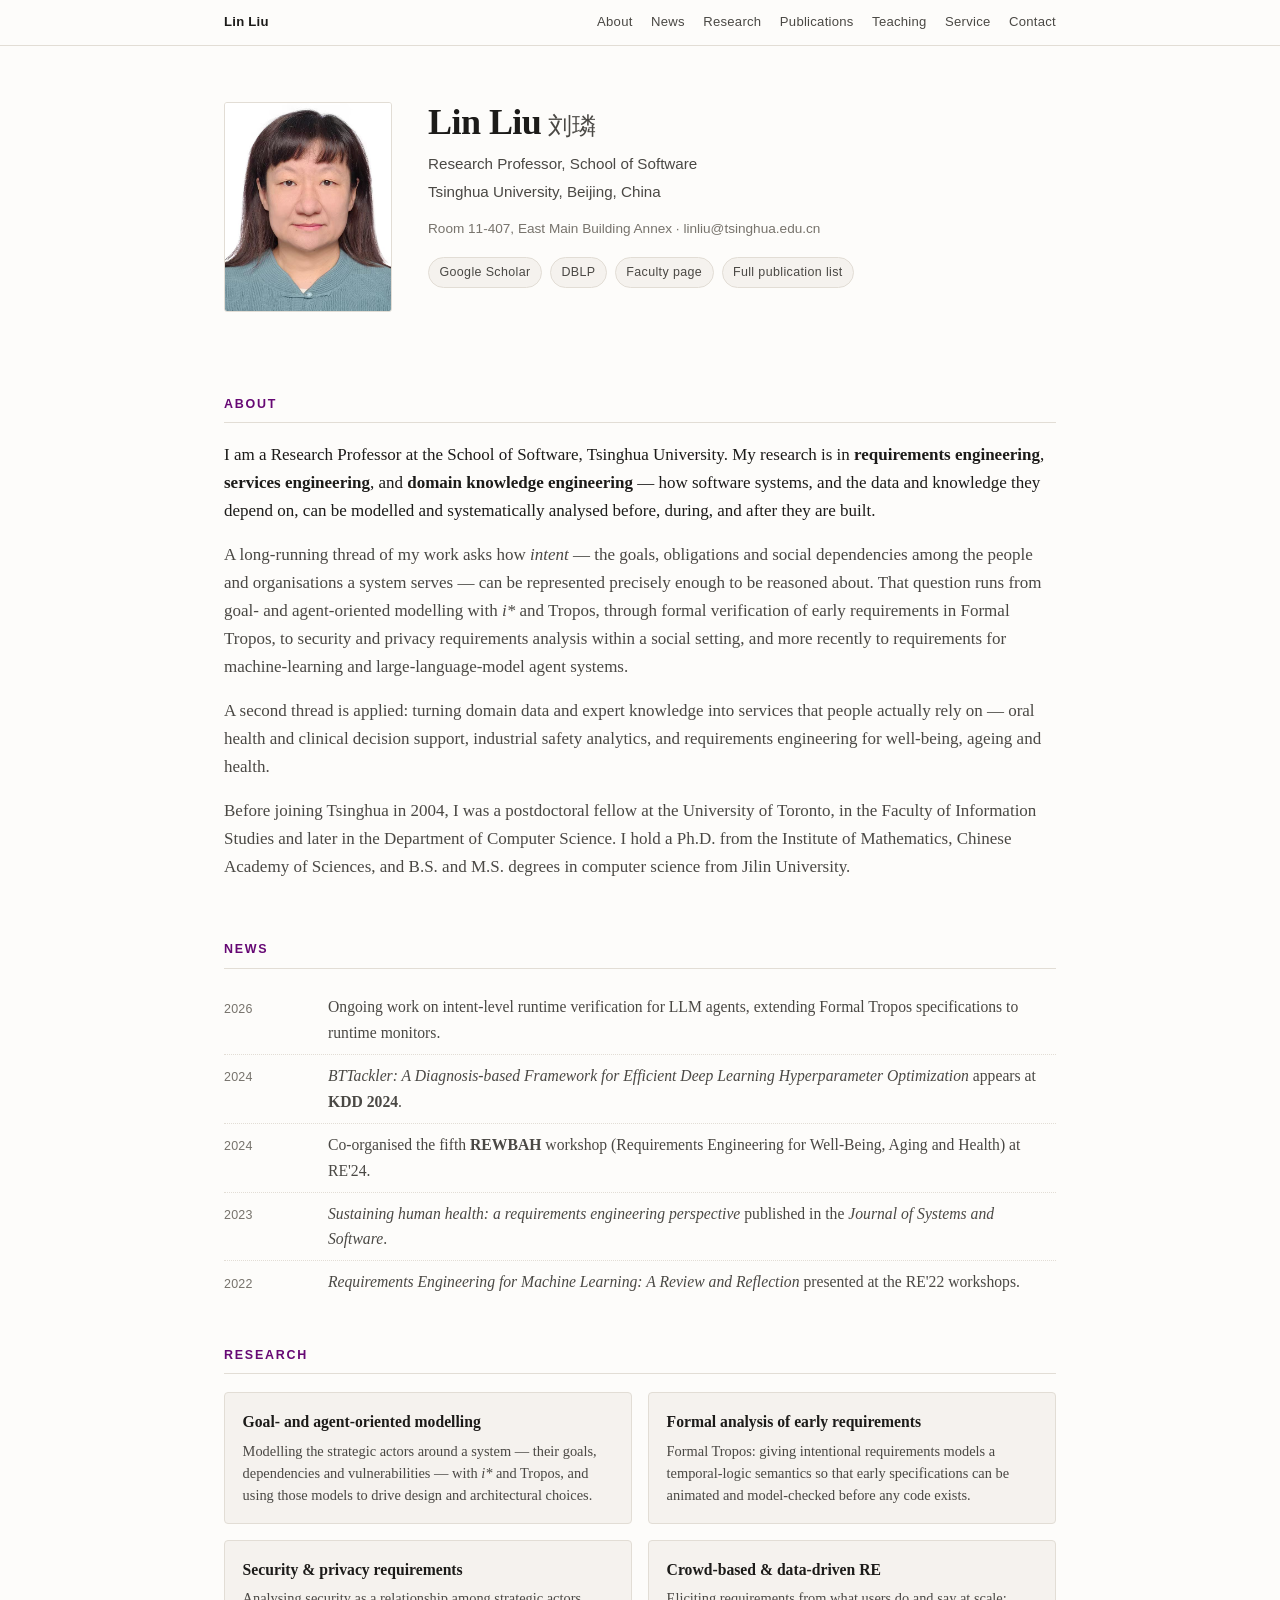
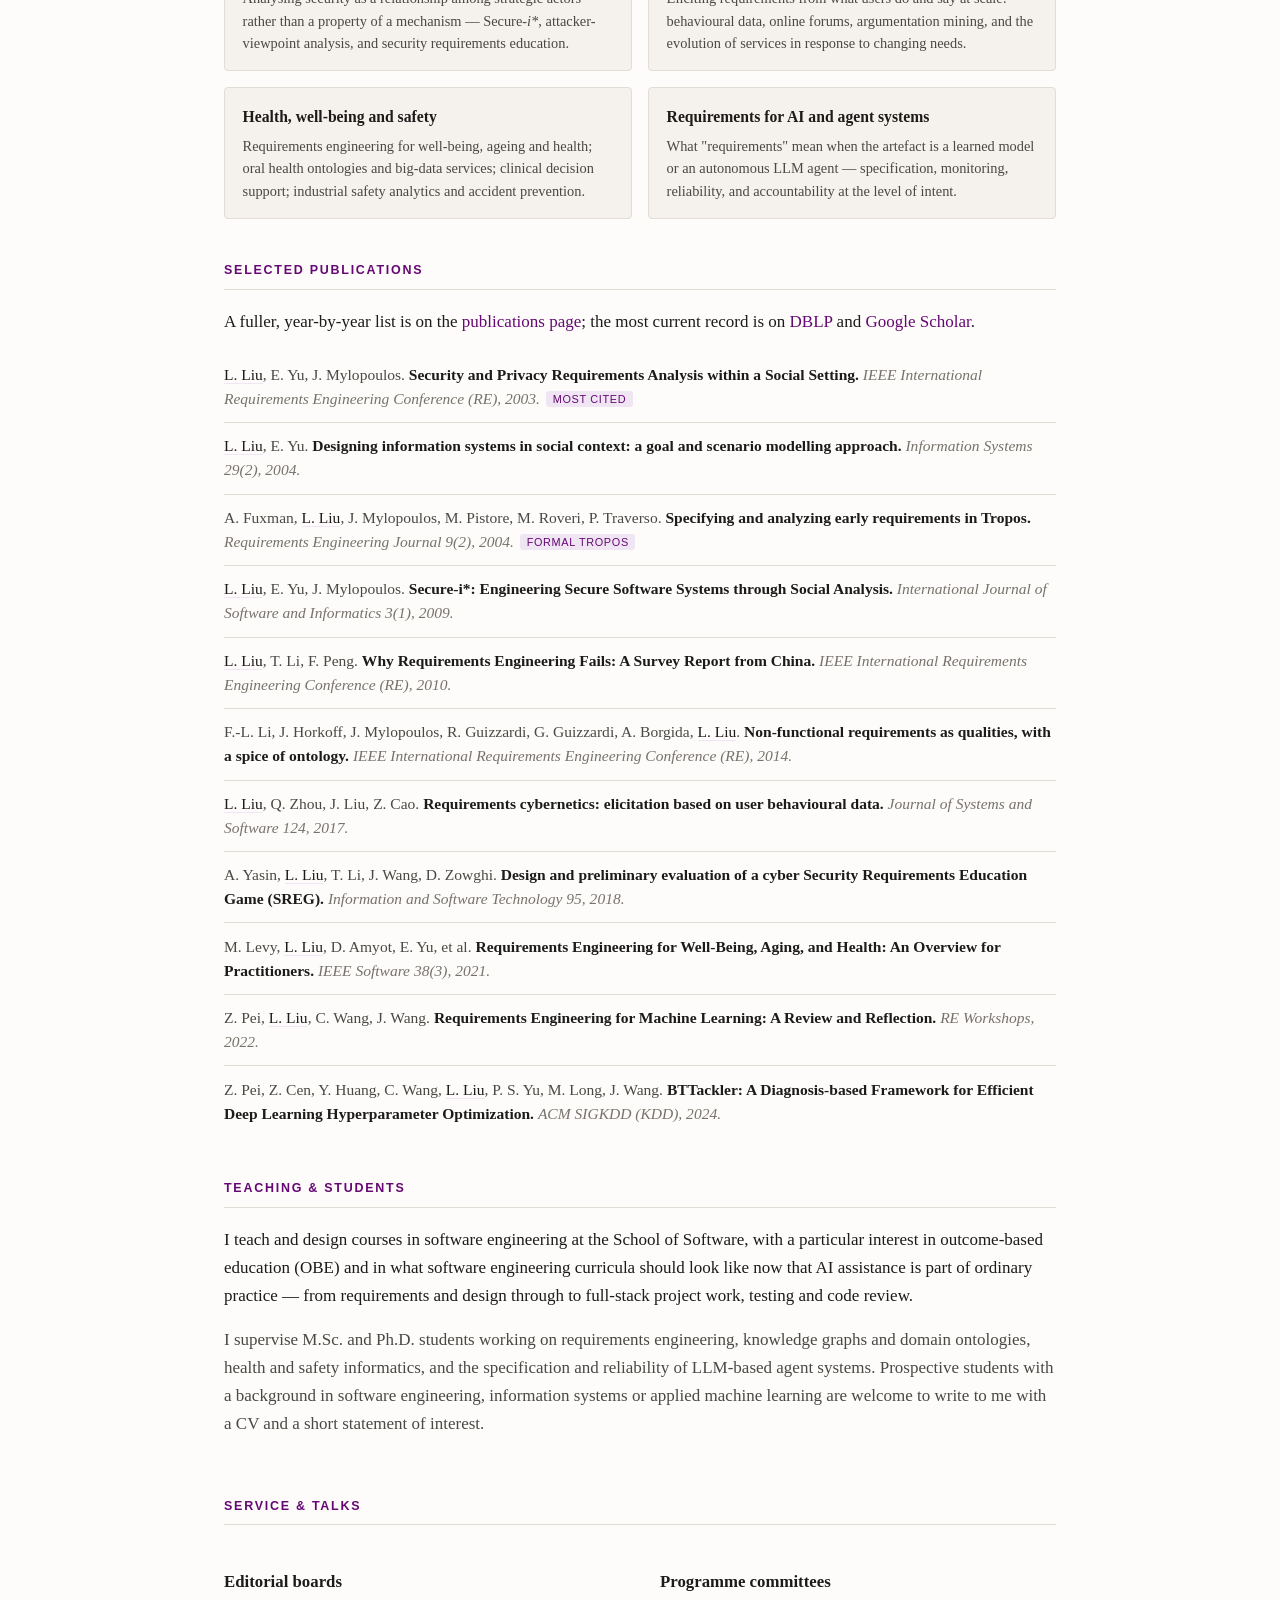
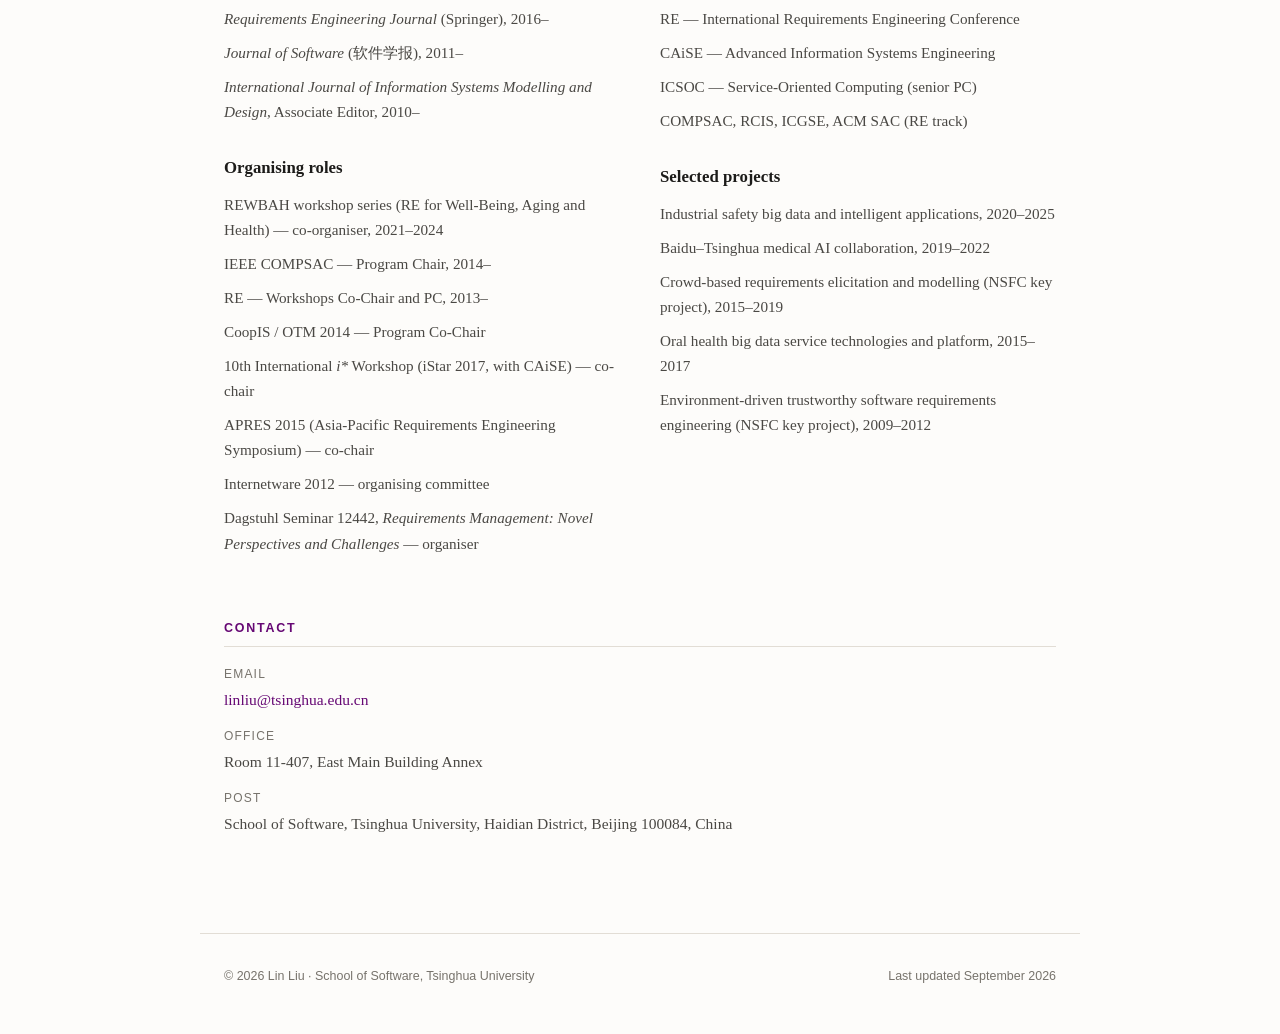
<file: index.html>
<!DOCTYPE html>
<html lang="en">
<head>
<meta charset="utf-8">
<meta name="viewport" content="width=device-width, initial-scale=1">
<title>Lin Liu — School of Software, Tsinghua University</title>
<meta name="description" content="Lin Liu is a Research Professor at the School of Software, Tsinghua University, working on requirements engineering, services engineering, and domain knowledge engineering.">
<meta property="og:title" content="Lin Liu — School of Software, Tsinghua University">
<meta property="og:description" content="Requirements engineering, services engineering, and domain knowledge engineering.">
<meta property="og:type" content="profile">
<link rel="stylesheet" href="style.css">
<link rel="icon" href="data:image/svg+xml,<svg xmlns='http://www.w3.org/2000/svg' viewBox='0 0 32 32'><text y='26' font-size='26' font-family='Georgia,serif'>刘</text></svg>">
</head>
<body>

<nav class="nav">
  <div class="nav-inner">
    <span class="nav-name">Lin Liu</span>
    <a href="#about">About</a>
    <a href="#news">News</a>
    <a href="#research">Research</a>
    <a href="#publications">Publications</a>
    <a href="#teaching">Teaching</a>
    <a href="#service">Service</a>
    <a href="#contact">Contact</a>
  </div>
</nav>

<div class="wrap">

  <header class="masthead">
    <img class="portrait" src="assets/LinLiu.jpg" alt="Lin Liu">
    <div>
      <h1>Lin Liu<span class="zh">刘璘</span></h1>
      <p class="title">Research Professor, School of Software</p>
      <p class="affil">Tsinghua University, Beijing, China</p>
      <p class="meta">Room 11-407, East Main Building Annex · linliu@tsinghua.edu.cn</p>
      <div class="links">
        <a href="https://scholar.google.com/citations?user=0-SZSzgAAAAJ">Google Scholar</a>
        <a href="https://dblp.org/pers/hd/l/Liu_0001:Lin">DBLP</a>
        <a href="https://www.thss.tsinghua.edu.cn/en/faculty/linliu.htm">Faculty page</a>
        <a href="publications.html">Full publication list</a>
      </div>
    </div>
  </header>

  <section id="about">
    <h2>About</h2>
    <p>I am a Research Professor at the School of Software, Tsinghua University. My research is in
    <strong>requirements engineering</strong>, <strong>services engineering</strong>, and
    <strong>domain knowledge engineering</strong> — how software systems, and the data and knowledge
    they depend on, can be modelled and systematically analysed before, during, and after they are built.</p>

    <p>A long-running thread of my work asks how <em>intent</em> — the goals, obligations and social
    dependencies among the people and organisations a system serves — can be represented precisely enough
    to be reasoned about. That question runs from goal- and agent-oriented modelling with
    <em>i*</em> and Tropos, through formal verification of early requirements in Formal Tropos, to
    security and privacy requirements analysis within a social setting, and more recently to
    requirements for machine-learning and large-language-model agent systems.</p>

    <p>A second thread is applied: turning domain data and expert knowledge into services that people
    actually rely on — oral health and clinical decision support, industrial safety analytics, and
    requirements engineering for well-being, ageing and health.</p>

    <p>Before joining Tsinghua in 2004, I was a postdoctoral fellow at the University of Toronto, in the
    Faculty of Information Studies and later in the Department of Computer Science. I hold a Ph.D. from
    the Institute of Mathematics, Chinese Academy of Sciences, and B.S. and M.S. degrees in computer
    science from Jilin University.</p>
  </section>

  <section id="news">
    <h2>News</h2>
    <ul class="news">
      <li><span class="date">2026</span><span class="item">Ongoing work on intent-level runtime verification for LLM agents, extending Formal Tropos specifications to runtime monitors.</span></li>
      <li><span class="date">2024</span><span class="item"><em>BTTackler: A Diagnosis-based Framework for Efficient Deep Learning Hyperparameter Optimization</em> appears at <strong>KDD 2024</strong>.</span></li>
      <li><span class="date">2024</span><span class="item">Co-organised the fifth <strong>REWBAH</strong> workshop (Requirements Engineering for Well-Being, Aging and Health) at RE'24.</span></li>
      <li><span class="date">2023</span><span class="item"><em>Sustaining human health: a requirements engineering perspective</em> published in the <em>Journal of Systems and Software</em>.</span></li>
      <li><span class="date">2022</span><span class="item"><em>Requirements Engineering for Machine Learning: A Review and Reflection</em> presented at the RE'22 workshops.</span></li>
    </ul>
  </section>

  <section id="research">
    <h2>Research</h2>
    <div class="themes">
      <div class="theme">
        <h3>Goal- and agent-oriented modelling</h3>
        <p>Modelling the strategic actors around a system — their goals, dependencies and vulnerabilities —
        with <em>i*</em> and Tropos, and using those models to drive design and architectural choices.</p>
      </div>
      <div class="theme">
        <h3>Formal analysis of early requirements</h3>
        <p>Formal Tropos: giving intentional requirements models a temporal-logic semantics so that early
        specifications can be animated and model-checked before any code exists.</p>
      </div>
      <div class="theme">
        <h3>Security &amp; privacy requirements</h3>
        <p>Analysing security as a relationship among strategic actors rather than a property of a
        mechanism — Secure-<em>i*</em>, attacker-viewpoint analysis, and security requirements education.</p>
      </div>
      <div class="theme">
        <h3>Crowd-based &amp; data-driven RE</h3>
        <p>Eliciting requirements from what users do and say at scale: behavioural data, online forums,
        argumentation mining, and the evolution of services in response to changing needs.</p>
      </div>
      <div class="theme">
        <h3>Health, well-being and safety</h3>
        <p>Requirements engineering for well-being, ageing and health; oral health ontologies and big-data
        services; clinical decision support; industrial safety analytics and accident prevention.</p>
      </div>
      <div class="theme">
        <h3>Requirements for AI and agent systems</h3>
        <p>What "requirements" mean when the artefact is a learned model or an autonomous LLM agent —
        specification, monitoring, reliability, and accountability at the level of intent.</p>
      </div>
    </div>
  </section>

  <section id="publications">
    <h2>Selected publications</h2>
    <p>A fuller, year-by-year list is on the <a href="publications.html">publications page</a>;
    the most current record is on <a href="https://dblp.org/pers/hd/l/Liu_0001:Lin">DBLP</a> and
    <a href="https://scholar.google.com/citations?user=0-SZSzgAAAAJ">Google Scholar</a>.</p>
    <ul class="pubs">
      <li><span class="a"><span class="me">L. Liu</span>, E. Yu, J. Mylopoulos.</span>
        <span class="t">Security and Privacy Requirements Analysis within a Social Setting.</span>
        <span class="v">IEEE International Requirements Engineering Conference (RE), 2003.</span><span class="tag">most cited</span></li>
      <li><span class="a"><span class="me">L. Liu</span>, E. Yu.</span>
        <span class="t">Designing information systems in social context: a goal and scenario modelling approach.</span>
        <span class="v">Information Systems 29(2), 2004.</span></li>
      <li><span class="a">A. Fuxman, <span class="me">L. Liu</span>, J. Mylopoulos, M. Pistore, M. Roveri, P. Traverso.</span>
        <span class="t">Specifying and analyzing early requirements in Tropos.</span>
        <span class="v">Requirements Engineering Journal 9(2), 2004.</span><span class="tag">Formal Tropos</span></li>
      <li><span class="a"><span class="me">L. Liu</span>, E. Yu, J. Mylopoulos.</span>
        <span class="t">Secure-i*: Engineering Secure Software Systems through Social Analysis.</span>
        <span class="v">International Journal of Software and Informatics 3(1), 2009.</span></li>
      <li><span class="a"><span class="me">L. Liu</span>, T. Li, F. Peng.</span>
        <span class="t">Why Requirements Engineering Fails: A Survey Report from China.</span>
        <span class="v">IEEE International Requirements Engineering Conference (RE), 2010.</span></li>
      <li><span class="a">F.-L. Li, J. Horkoff, J. Mylopoulos, R. Guizzardi, G. Guizzardi, A. Borgida, <span class="me">L. Liu</span>.</span>
        <span class="t">Non-functional requirements as qualities, with a spice of ontology.</span>
        <span class="v">IEEE International Requirements Engineering Conference (RE), 2014.</span></li>
      <li><span class="a"><span class="me">L. Liu</span>, Q. Zhou, J. Liu, Z. Cao.</span>
        <span class="t">Requirements cybernetics: elicitation based on user behavioural data.</span>
        <span class="v">Journal of Systems and Software 124, 2017.</span></li>
      <li><span class="a">A. Yasin, <span class="me">L. Liu</span>, T. Li, J. Wang, D. Zowghi.</span>
        <span class="t">Design and preliminary evaluation of a cyber Security Requirements Education Game (SREG).</span>
        <span class="v">Information and Software Technology 95, 2018.</span></li>
      <li><span class="a">M. Levy, <span class="me">L. Liu</span>, D. Amyot, E. Yu, et al.</span>
        <span class="t">Requirements Engineering for Well-Being, Aging, and Health: An Overview for Practitioners.</span>
        <span class="v">IEEE Software 38(3), 2021.</span></li>
      <li><span class="a">Z. Pei, <span class="me">L. Liu</span>, C. Wang, J. Wang.</span>
        <span class="t">Requirements Engineering for Machine Learning: A Review and Reflection.</span>
        <span class="v">RE Workshops, 2022.</span></li>
      <li><span class="a">Z. Pei, Z. Cen, Y. Huang, C. Wang, <span class="me">L. Liu</span>, P. S. Yu, M. Long, J. Wang.</span>
        <span class="t">BTTackler: A Diagnosis-based Framework for Efficient Deep Learning Hyperparameter Optimization.</span>
        <span class="v">ACM SIGKDD (KDD), 2024.</span></li>
    </ul>
  </section>

  <section id="teaching">
    <h2>Teaching &amp; students</h2>
    <p>I teach and design courses in software engineering at the School of Software, with a particular
    interest in outcome-based education (OBE) and in what software engineering curricula should look like
    now that AI assistance is part of ordinary practice — from requirements and design through to
    full-stack project work, testing and code review.</p>
    <p>I supervise M.Sc. and Ph.D. students working on requirements engineering, knowledge graphs and
    domain ontologies, health and safety informatics, and the specification and reliability of LLM-based
    agent systems. Prospective students with a background in software engineering, information systems or
    applied machine learning are welcome to write to me with a CV and a short statement of interest.</p>
  </section>

  <section id="service">
    <h2>Service &amp; talks</h2>
    <div class="two-col">
      <div>
        <h3>Editorial boards</h3>
        <ul class="plain">
          <li><em>Requirements Engineering Journal</em> (Springer), 2016–</li>
          <li><em>Journal of Software</em> (软件学报), 2011–</li>
          <li><em>International Journal of Information Systems Modelling and Design</em>, Associate Editor, 2010–</li>
        </ul>
        <h3>Organising roles</h3>
        <ul class="plain">
          <li>REWBAH workshop series (RE for Well-Being, Aging and Health) — co-organiser, 2021–2024</li>
          <li>IEEE COMPSAC — Program Chair, 2014–</li>
          <li>RE — Workshops Co-Chair and PC, 2013–</li>
          <li>CoopIS / OTM 2014 — Program Co-Chair</li>
          <li>10th International <em>i*</em> Workshop (iStar 2017, with CAiSE) — co-chair</li>
          <li>APRES 2015 (Asia-Pacific Requirements Engineering Symposium) — co-chair</li>
          <li>Internetware 2012 — organising committee</li>
          <li>Dagstuhl Seminar 12442, <em>Requirements Management: Novel Perspectives and Challenges</em> — organiser</li>
        </ul>
      </div>
      <div>
        <h3>Programme committees</h3>
        <ul class="plain">
          <li>RE — International Requirements Engineering Conference</li>
          <li>CAiSE — Advanced Information Systems Engineering</li>
          <li>ICSOC — Service-Oriented Computing (senior PC)</li>
          <li>COMPSAC, RCIS, ICGSE, ACM SAC (RE track)</li>
        </ul>
        <h3>Selected projects</h3>
        <ul class="plain">
          <li>Industrial safety big data and intelligent applications, 2020–2025</li>
          <li>Baidu–Tsinghua medical AI collaboration, 2019–2022</li>
          <li>Crowd-based requirements elicitation and modelling (NSFC key project), 2015–2019</li>
          <li>Oral health big data service technologies and platform, 2015–2017</li>
          <li>Environment-driven trustworthy software requirements engineering (NSFC key project), 2009–2012</li>
        </ul>
      </div>
    </div>
  </section>

  <section id="contact">
    <h2>Contact</h2>
    <dl class="contact">
      <dt>Email</dt>
      <dd><a href="mailto:linliu@tsinghua.edu.cn">linliu@tsinghua.edu.cn</a></dd>
      <dt>Office</dt>
      <dd>Room 11-407, East Main Building Annex </dd>
      <dt>Post</dt>
      <dd>School of Software, Tsinghua University, Haidian District, Beijing 100084, China</dd>
    </dl>
  </section>

</div>

<footer>
  <span>© <span id="y">2026</span> Lin Liu · School of Software, Tsinghua University</span>
  <span>Last updated September 2026</span>
</footer>

<script>document.getElementById('y').textContent = new Date().getFullYear();</script>
</body>
</html>
</file>
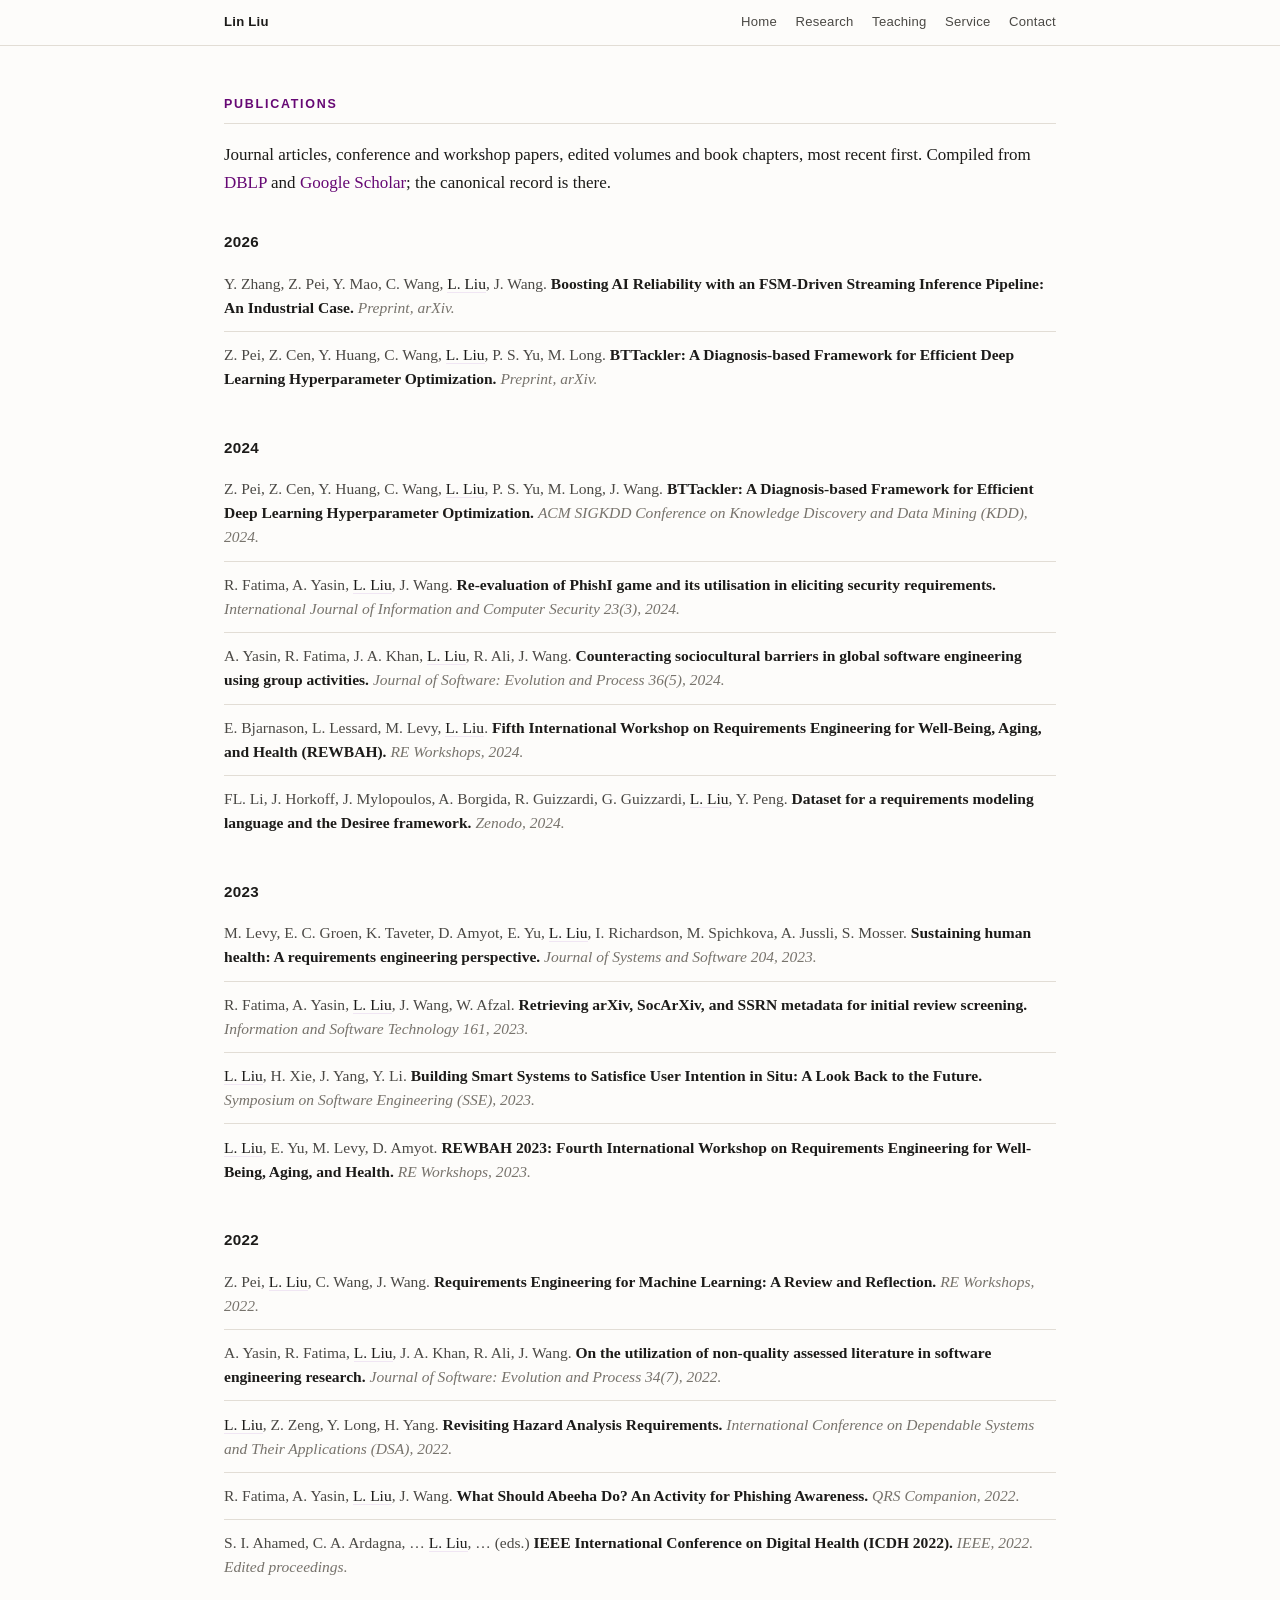
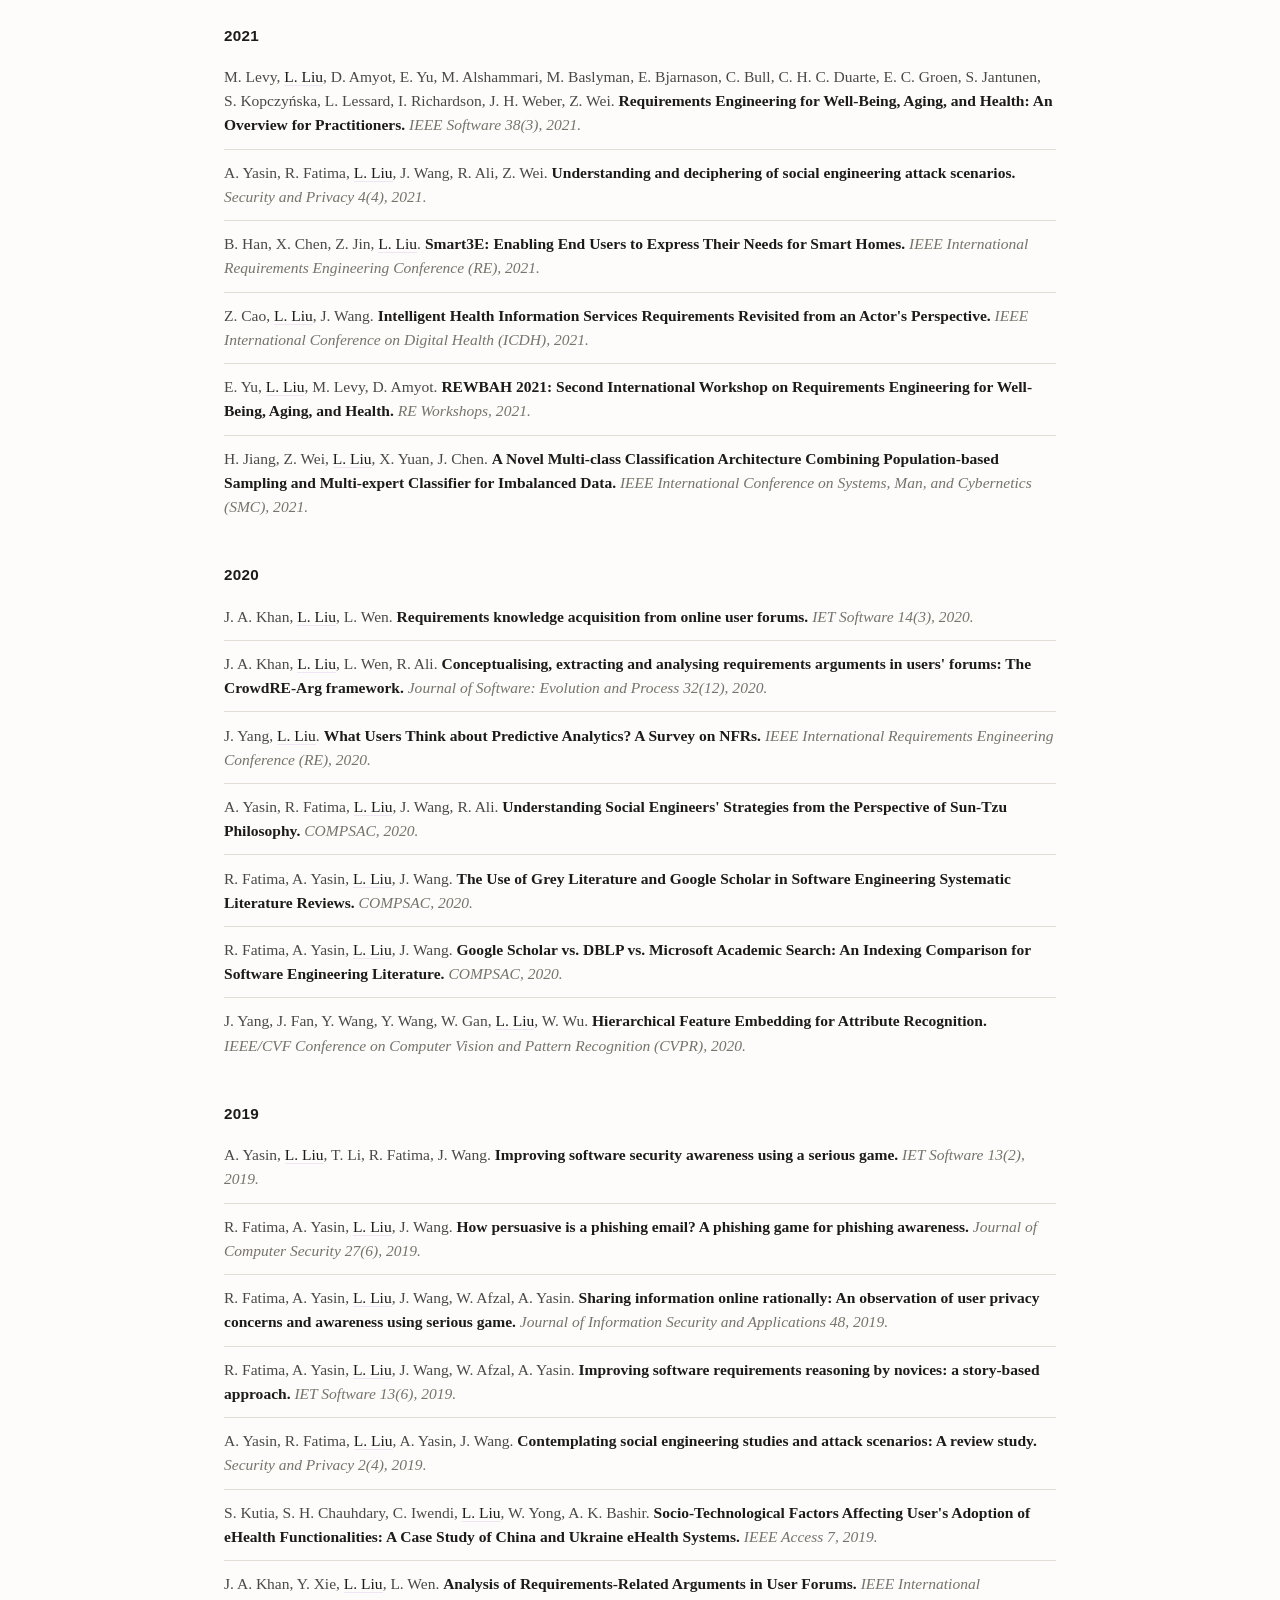
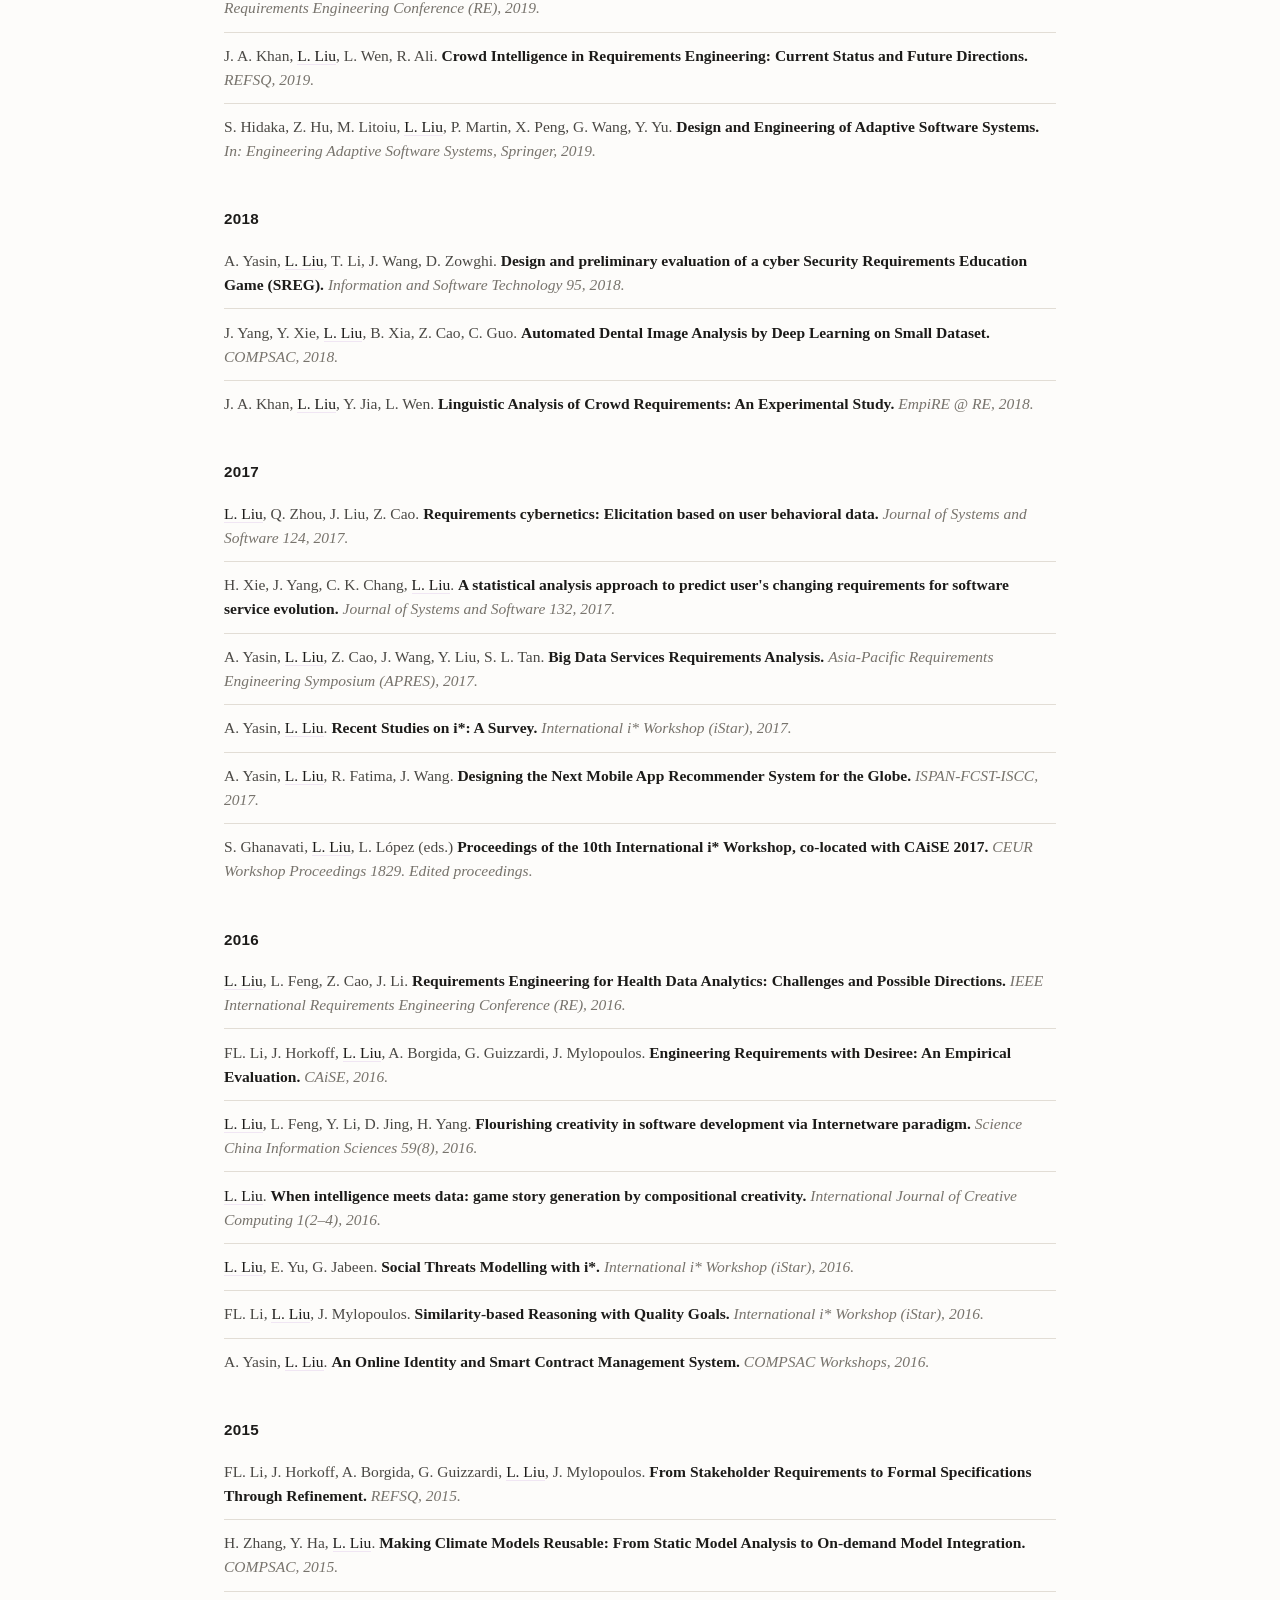
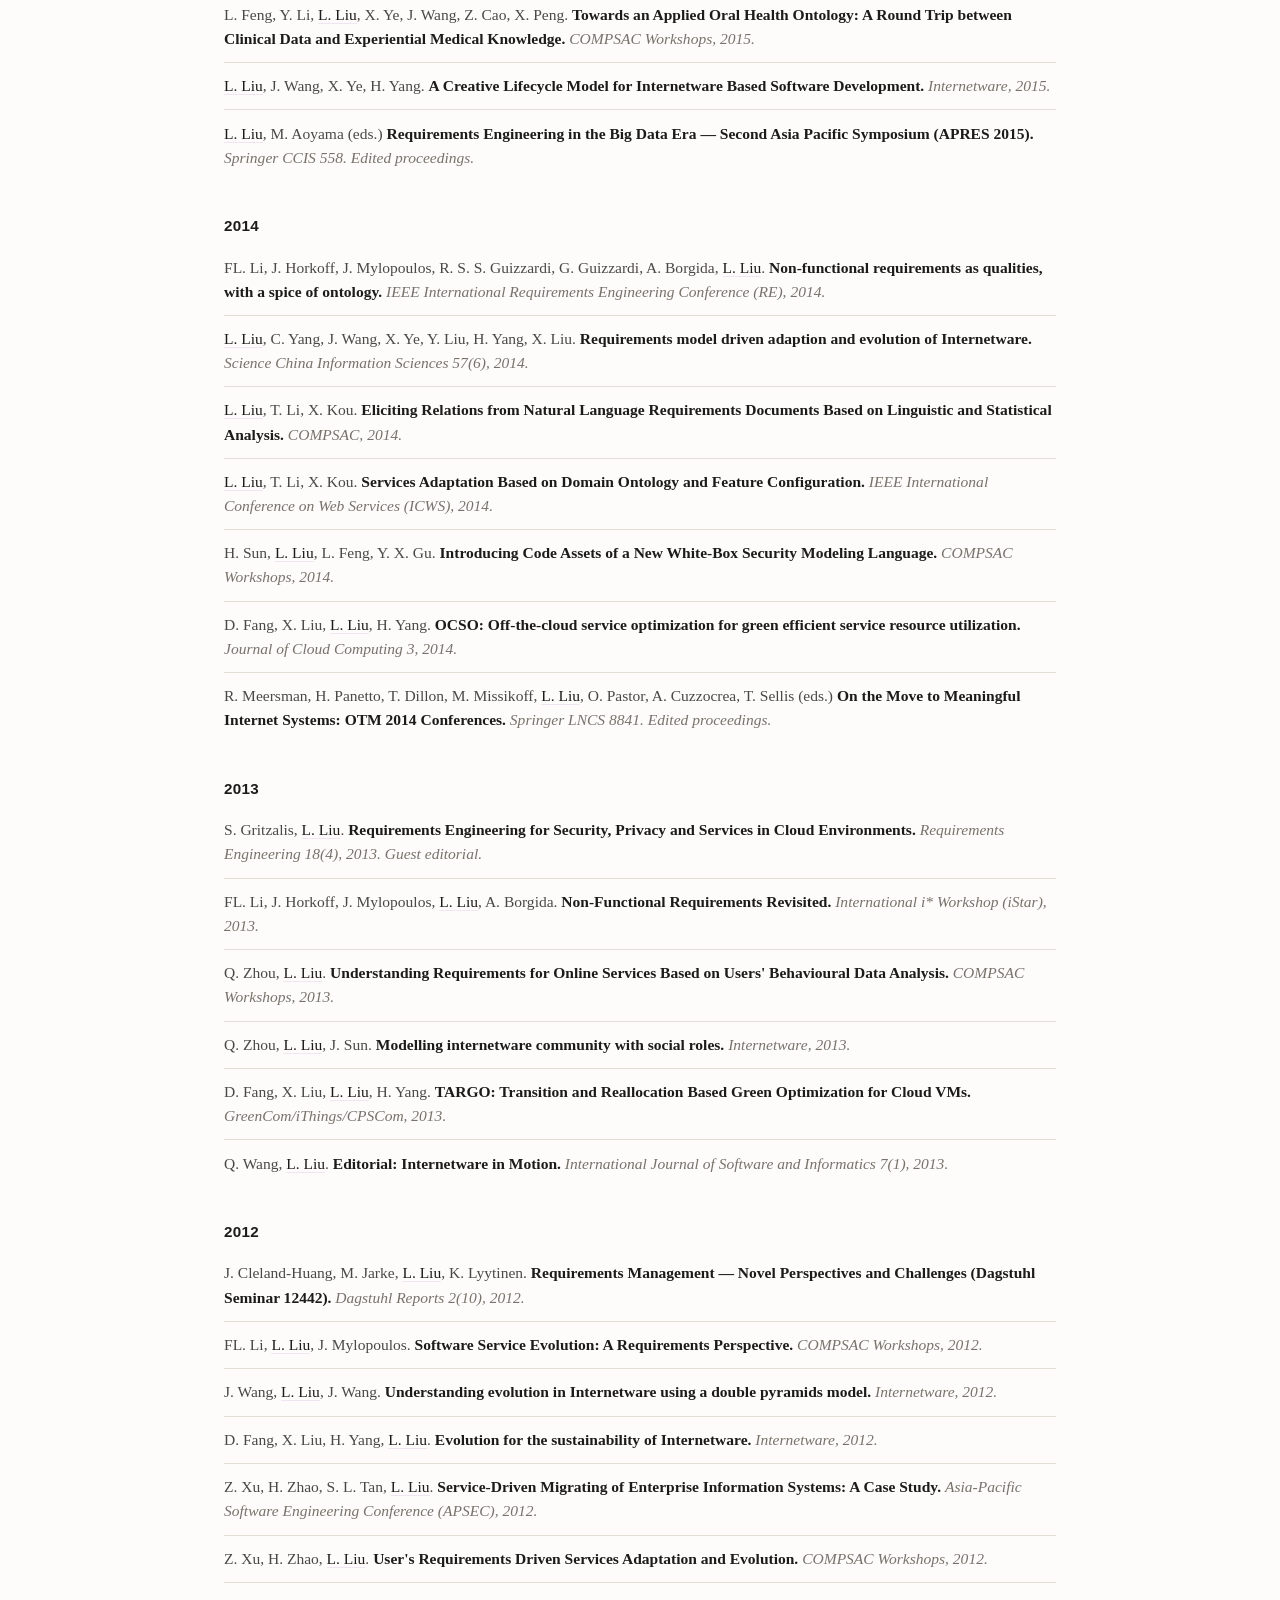
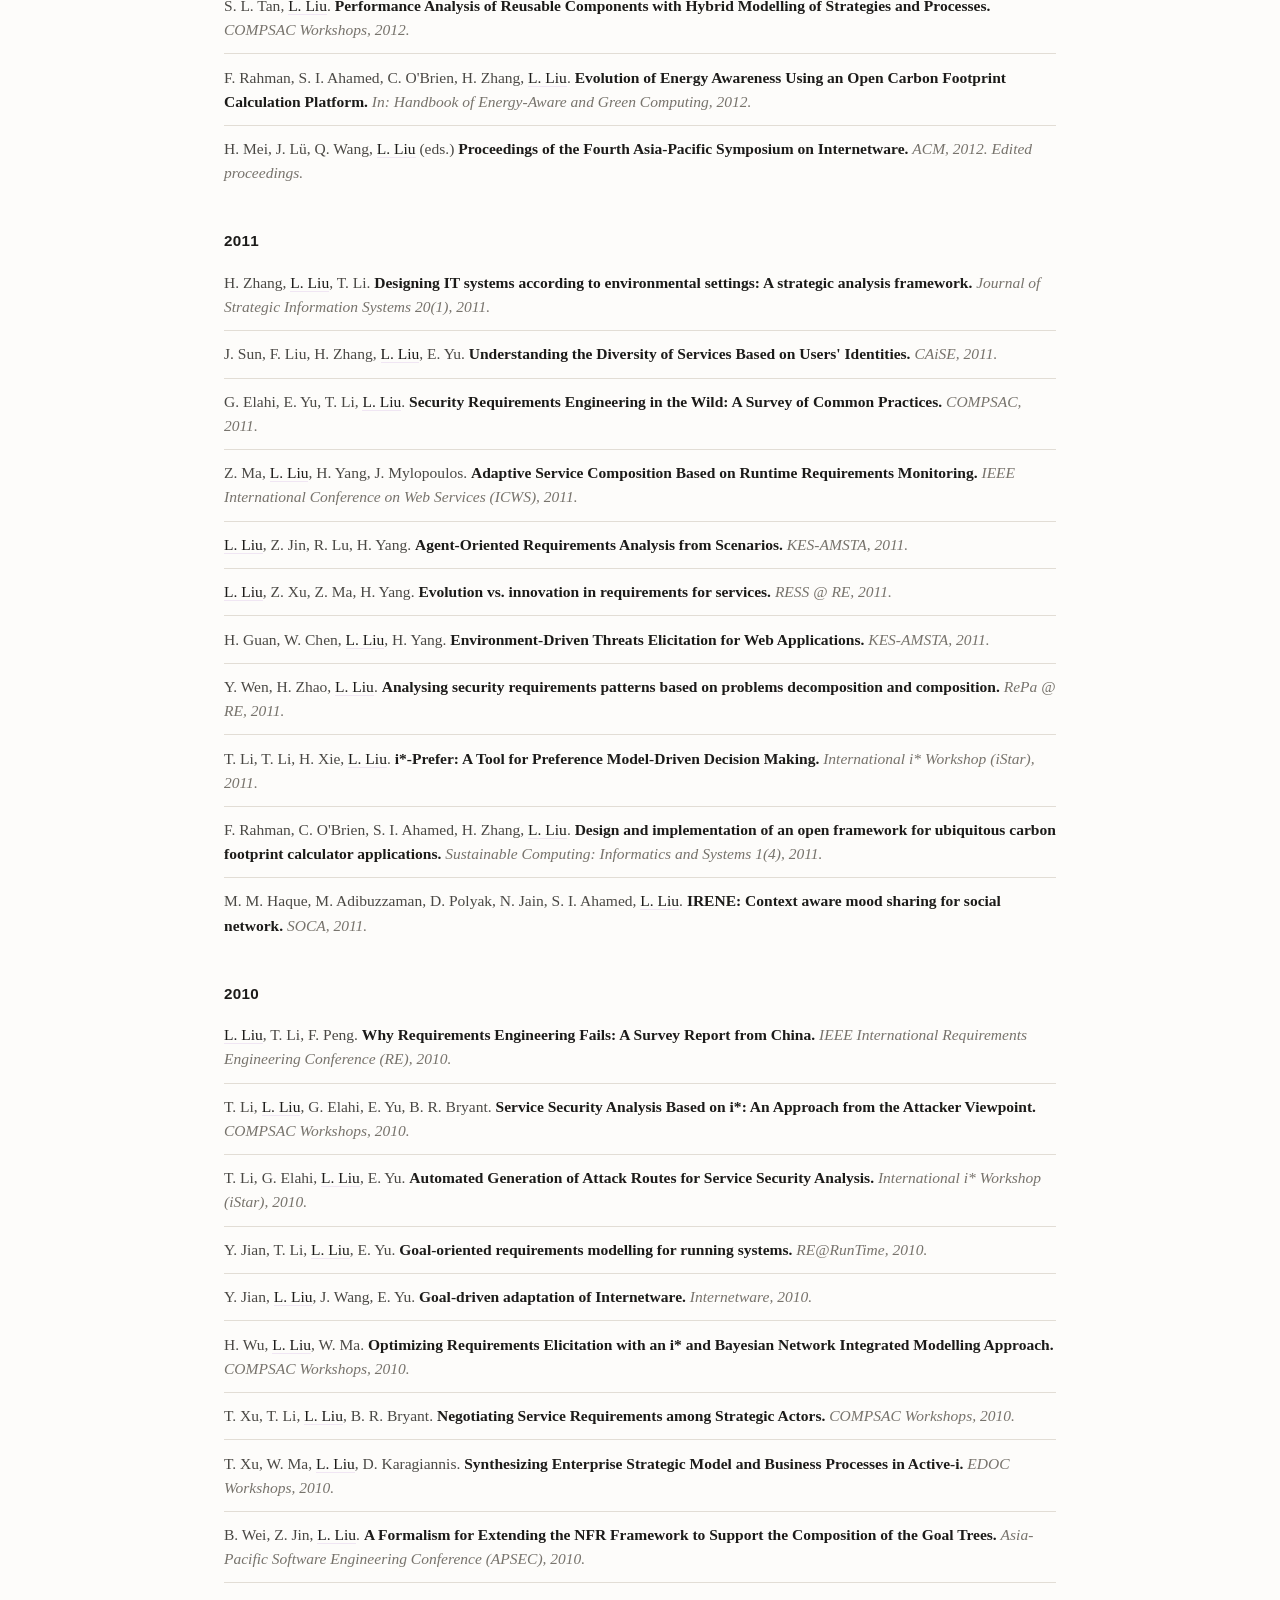
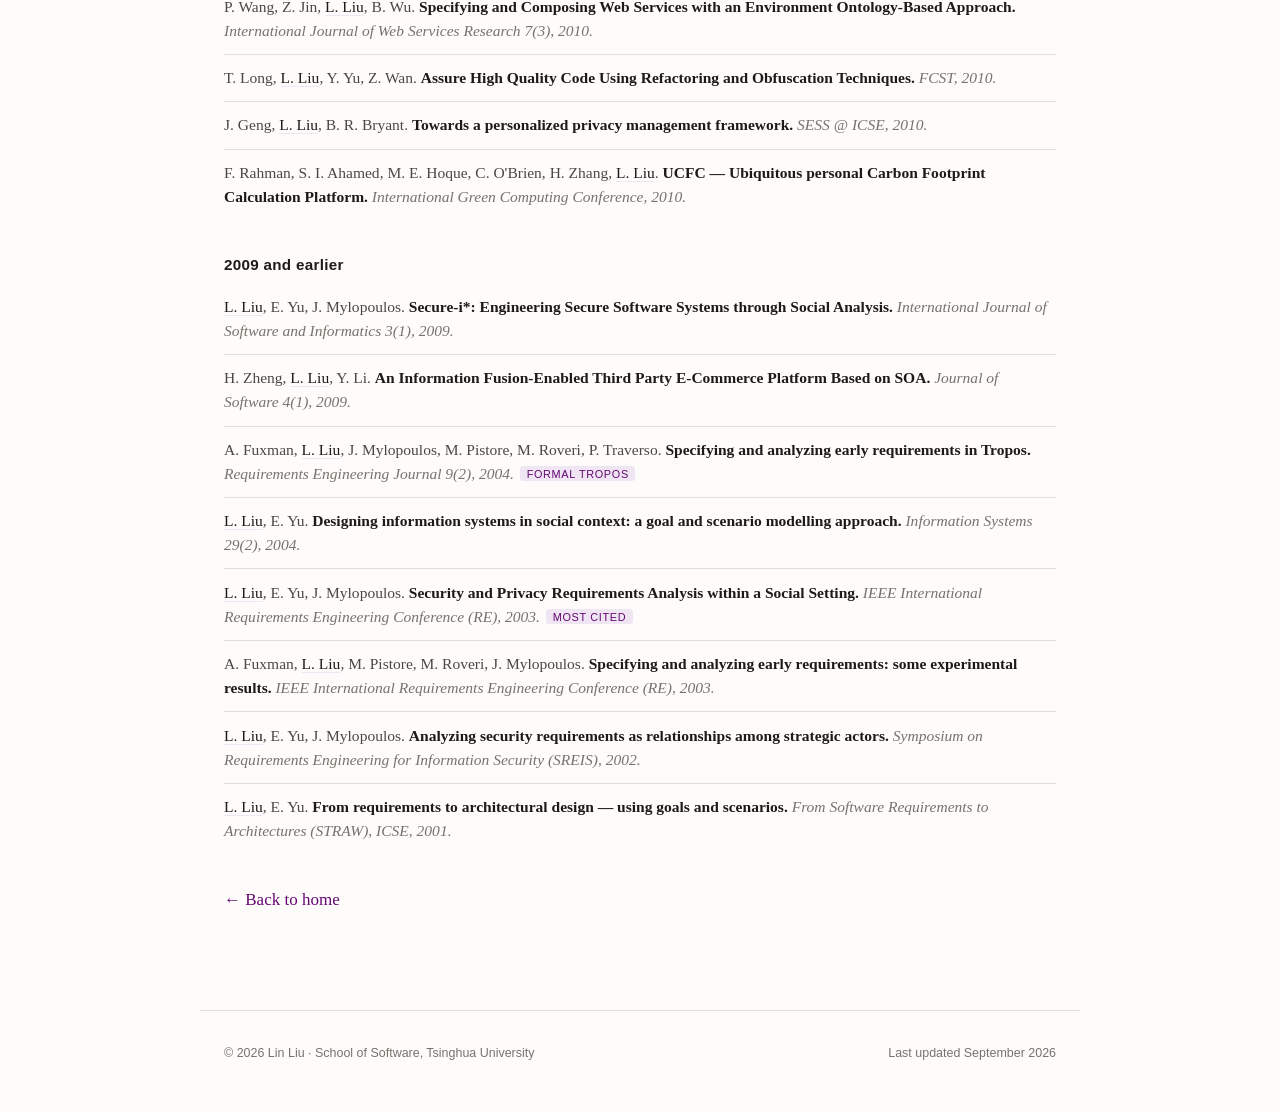
<file: publications.html>
<!DOCTYPE html>
<html lang="en">
<head>
<meta charset="utf-8">
<meta name="viewport" content="width=device-width, initial-scale=1">
<title>Publications — Lin Liu</title>
<meta name="description" content="Publications of Lin Liu, School of Software, Tsinghua University.">
<link rel="stylesheet" href="style.css">
<link rel="icon" href="data:image/svg+xml,<svg xmlns='http://www.w3.org/2000/svg' viewBox='0 0 32 32'><text y='26' font-size='26' font-family='Georgia,serif'>刘</text></svg>">
</head>
<body>

<nav class="nav">
  <div class="nav-inner">
    <span class="nav-name">Lin Liu</span>
    <a href="index.html">Home</a>
    <a href="index.html#research">Research</a>
    <a href="index.html#teaching">Teaching</a>
    <a href="index.html#service">Service</a>
    <a href="index.html#contact">Contact</a>
  </div>
</nav>

<div class="wrap">

  <section id="top" style="padding-top:3rem">
    <h2>Publications</h2>
    <p>Journal articles, conference and workshop papers, edited volumes and book chapters, most recent
    first. Compiled from <a href="https://dblp.org/pers/hd/l/Liu_0001:Lin">DBLP</a> and
    <a href="https://scholar.google.com/citations?user=0-SZSzgAAAAJ">Google Scholar</a>; the canonical
    record is there.</p>

    <div class="year-head">2026</div>
    <ul class="pubs">
      <li><span class="a">Y. Zhang, Z. Pei, Y. Mao, C. Wang, <span class="me">L. Liu</span>, J. Wang.</span>
        <span class="t">Boosting AI Reliability with an FSM-Driven Streaming Inference Pipeline: An Industrial Case.</span>
        <span class="v">Preprint, arXiv.</span></li>
      <li><span class="a">Z. Pei, Z. Cen, Y. Huang, C. Wang, <span class="me">L. Liu</span>, P. S. Yu, M. Long.</span>
        <span class="t">BTTackler: A Diagnosis-based Framework for Efficient Deep Learning Hyperparameter Optimization.</span>
        <span class="v">Preprint, arXiv.</span></li>
    </ul>

    <div class="year-head">2024</div>
    <ul class="pubs">
      <li><span class="a">Z. Pei, Z. Cen, Y. Huang, C. Wang, <span class="me">L. Liu</span>, P. S. Yu, M. Long, J. Wang.</span>
        <span class="t">BTTackler: A Diagnosis-based Framework for Efficient Deep Learning Hyperparameter Optimization.</span>
        <span class="v">ACM SIGKDD Conference on Knowledge Discovery and Data Mining (KDD), 2024.</span></li>
      <li><span class="a">R. Fatima, A. Yasin, <span class="me">L. Liu</span>, J. Wang.</span>
        <span class="t">Re-evaluation of PhishI game and its utilisation in eliciting security requirements.</span>
        <span class="v">International Journal of Information and Computer Security 23(3), 2024.</span></li>
      <li><span class="a">A. Yasin, R. Fatima, J. A. Khan, <span class="me">L. Liu</span>, R. Ali, J. Wang.</span>
        <span class="t">Counteracting sociocultural barriers in global software engineering using group activities.</span>
        <span class="v">Journal of Software: Evolution and Process 36(5), 2024.</span></li>
      <li><span class="a">E. Bjarnason, L. Lessard, M. Levy, <span class="me">L. Liu</span>.</span>
        <span class="t">Fifth International Workshop on Requirements Engineering for Well-Being, Aging, and Health (REWBAH).</span>
        <span class="v">RE Workshops, 2024.</span></li>
      <li><span class="a">FL. Li, J. Horkoff, J. Mylopoulos, A. Borgida, R. Guizzardi, G. Guizzardi, <span class="me">L. Liu</span>, Y. Peng.</span>
        <span class="t">Dataset for a requirements modeling language and the Desiree framework.</span>
        <span class="v">Zenodo, 2024.</span></li>
    </ul>

    <div class="year-head">2023</div>
    <ul class="pubs">
      <li><span class="a">M. Levy, E. C. Groen, K. Taveter, D. Amyot, E. Yu, <span class="me">L. Liu</span>, I. Richardson, M. Spichkova, A. Jussli, S. Mosser.</span>
        <span class="t">Sustaining human health: A requirements engineering perspective.</span>
        <span class="v">Journal of Systems and Software 204, 2023.</span></li>
      <li><span class="a">R. Fatima, A. Yasin, <span class="me">L. Liu</span>, J. Wang, W. Afzal.</span>
        <span class="t">Retrieving arXiv, SocArXiv, and SSRN metadata for initial review screening.</span>
        <span class="v">Information and Software Technology 161, 2023.</span></li>
      <li><span class="a"><span class="me">L. Liu</span>, H. Xie, J. Yang, Y. Li.</span>
        <span class="t">Building Smart Systems to Satisfice User Intention in Situ: A Look Back to the Future.</span>
        <span class="v">Symposium on Software Engineering (SSE), 2023.</span></li>
      <li><span class="a"><span class="me">L. Liu</span>, E. Yu, M. Levy, D. Amyot.</span>
        <span class="t">REWBAH 2023: Fourth International Workshop on Requirements Engineering for Well-Being, Aging, and Health.</span>
        <span class="v">RE Workshops, 2023.</span></li>
    </ul>

    <div class="year-head">2022</div>
    <ul class="pubs">
      <li><span class="a">Z. Pei, <span class="me">L. Liu</span>, C. Wang, J. Wang.</span>
        <span class="t">Requirements Engineering for Machine Learning: A Review and Reflection.</span>
        <span class="v">RE Workshops, 2022.</span></li>
      <li><span class="a">A. Yasin, R. Fatima, <span class="me">L. Liu</span>, J. A. Khan, R. Ali, J. Wang.</span>
        <span class="t">On the utilization of non-quality assessed literature in software engineering research.</span>
        <span class="v">Journal of Software: Evolution and Process 34(7), 2022.</span></li>
      <li><span class="a"><span class="me">L. Liu</span>, Z. Zeng, Y. Long, H. Yang.</span>
        <span class="t">Revisiting Hazard Analysis Requirements.</span>
        <span class="v">International Conference on Dependable Systems and Their Applications (DSA), 2022.</span></li>
      <li><span class="a">R. Fatima, A. Yasin, <span class="me">L. Liu</span>, J. Wang.</span>
        <span class="t">What Should Abeeha Do? An Activity for Phishing Awareness.</span>
        <span class="v">QRS Companion, 2022.</span></li>
      <li><span class="a">S. I. Ahamed, C. A. Ardagna, … <span class="me">L. Liu</span>, … (eds.)</span>
        <span class="t">IEEE International Conference on Digital Health (ICDH 2022).</span>
        <span class="v">IEEE, 2022. Edited proceedings.</span></li>
    </ul>

    <div class="year-head">2021</div>
    <ul class="pubs">
      <li><span class="a">M. Levy, <span class="me">L. Liu</span>, D. Amyot, E. Yu, M. Alshammari, M. Baslyman, E. Bjarnason, C. Bull, C. H. C. Duarte, E. C. Groen, S. Jantunen, S. Kopczyńska, L. Lessard, I. Richardson, J. H. Weber, Z. Wei.</span>
        <span class="t">Requirements Engineering for Well-Being, Aging, and Health: An Overview for Practitioners.</span>
        <span class="v">IEEE Software 38(3), 2021.</span></li>
      <li><span class="a">A. Yasin, R. Fatima, <span class="me">L. Liu</span>, J. Wang, R. Ali, Z. Wei.</span>
        <span class="t">Understanding and deciphering of social engineering attack scenarios.</span>
        <span class="v">Security and Privacy 4(4), 2021.</span></li>
      <li><span class="a">B. Han, X. Chen, Z. Jin, <span class="me">L. Liu</span>.</span>
        <span class="t">Smart3E: Enabling End Users to Express Their Needs for Smart Homes.</span>
        <span class="v">IEEE International Requirements Engineering Conference (RE), 2021.</span></li>
      <li><span class="a">Z. Cao, <span class="me">L. Liu</span>, J. Wang.</span>
        <span class="t">Intelligent Health Information Services Requirements Revisited from an Actor's Perspective.</span>
        <span class="v">IEEE International Conference on Digital Health (ICDH), 2021.</span></li>
      <li><span class="a">E. Yu, <span class="me">L. Liu</span>, M. Levy, D. Amyot.</span>
        <span class="t">REWBAH 2021: Second International Workshop on Requirements Engineering for Well-Being, Aging, and Health.</span>
        <span class="v">RE Workshops, 2021.</span></li>
      <li><span class="a">H. Jiang, Z. Wei, <span class="me">L. Liu</span>, X. Yuan, J. Chen.</span>
        <span class="t">A Novel Multi-class Classification Architecture Combining Population-based Sampling and Multi-expert Classifier for Imbalanced Data.</span>
        <span class="v">IEEE International Conference on Systems, Man, and Cybernetics (SMC), 2021.</span></li>
    </ul>

    <div class="year-head">2020</div>
    <ul class="pubs">
      <li><span class="a">J. A. Khan, <span class="me">L. Liu</span>, L. Wen.</span>
        <span class="t">Requirements knowledge acquisition from online user forums.</span>
        <span class="v">IET Software 14(3), 2020.</span></li>
      <li><span class="a">J. A. Khan, <span class="me">L. Liu</span>, L. Wen, R. Ali.</span>
        <span class="t">Conceptualising, extracting and analysing requirements arguments in users' forums: The CrowdRE-Arg framework.</span>
        <span class="v">Journal of Software: Evolution and Process 32(12), 2020.</span></li>
      <li><span class="a">J. Yang, <span class="me">L. Liu</span>.</span>
        <span class="t">What Users Think about Predictive Analytics? A Survey on NFRs.</span>
        <span class="v">IEEE International Requirements Engineering Conference (RE), 2020.</span></li>
      <li><span class="a">A. Yasin, R. Fatima, <span class="me">L. Liu</span>, J. Wang, R. Ali.</span>
        <span class="t">Understanding Social Engineers' Strategies from the Perspective of Sun-Tzu Philosophy.</span>
        <span class="v">COMPSAC, 2020.</span></li>
      <li><span class="a">R. Fatima, A. Yasin, <span class="me">L. Liu</span>, J. Wang.</span>
        <span class="t">The Use of Grey Literature and Google Scholar in Software Engineering Systematic Literature Reviews.</span>
        <span class="v">COMPSAC, 2020.</span></li>
      <li><span class="a">R. Fatima, A. Yasin, <span class="me">L. Liu</span>, J. Wang.</span>
        <span class="t">Google Scholar vs. DBLP vs. Microsoft Academic Search: An Indexing Comparison for Software Engineering Literature.</span>
        <span class="v">COMPSAC, 2020.</span></li>
      <li><span class="a">J. Yang, J. Fan, Y. Wang, Y. Wang, W. Gan, <span class="me">L. Liu</span>, W. Wu.</span>
        <span class="t">Hierarchical Feature Embedding for Attribute Recognition.</span>
        <span class="v">IEEE/CVF Conference on Computer Vision and Pattern Recognition (CVPR), 2020.</span></li>
    </ul>

    <div class="year-head">2019</div>
    <ul class="pubs">
      <li><span class="a">A. Yasin, <span class="me">L. Liu</span>, T. Li, R. Fatima, J. Wang.</span>
        <span class="t">Improving software security awareness using a serious game.</span>
        <span class="v">IET Software 13(2), 2019.</span></li>
      <li><span class="a">R. Fatima, A. Yasin, <span class="me">L. Liu</span>, J. Wang.</span>
        <span class="t">How persuasive is a phishing email? A phishing game for phishing awareness.</span>
        <span class="v">Journal of Computer Security 27(6), 2019.</span></li>
      <li><span class="a">R. Fatima, A. Yasin, <span class="me">L. Liu</span>, J. Wang, W. Afzal, A. Yasin.</span>
        <span class="t">Sharing information online rationally: An observation of user privacy concerns and awareness using serious game.</span>
        <span class="v">Journal of Information Security and Applications 48, 2019.</span></li>
      <li><span class="a">R. Fatima, A. Yasin, <span class="me">L. Liu</span>, J. Wang, W. Afzal, A. Yasin.</span>
        <span class="t">Improving software requirements reasoning by novices: a story-based approach.</span>
        <span class="v">IET Software 13(6), 2019.</span></li>
      <li><span class="a">A. Yasin, R. Fatima, <span class="me">L. Liu</span>, A. Yasin, J. Wang.</span>
        <span class="t">Contemplating social engineering studies and attack scenarios: A review study.</span>
        <span class="v">Security and Privacy 2(4), 2019.</span></li>
      <li><span class="a">S. Kutia, S. H. Chauhdary, C. Iwendi, <span class="me">L. Liu</span>, W. Yong, A. K. Bashir.</span>
        <span class="t">Socio-Technological Factors Affecting User's Adoption of eHealth Functionalities: A Case Study of China and Ukraine eHealth Systems.</span>
        <span class="v">IEEE Access 7, 2019.</span></li>
      <li><span class="a">J. A. Khan, Y. Xie, <span class="me">L. Liu</span>, L. Wen.</span>
        <span class="t">Analysis of Requirements-Related Arguments in User Forums.</span>
        <span class="v">IEEE International Requirements Engineering Conference (RE), 2019.</span></li>
      <li><span class="a">J. A. Khan, <span class="me">L. Liu</span>, L. Wen, R. Ali.</span>
        <span class="t">Crowd Intelligence in Requirements Engineering: Current Status and Future Directions.</span>
        <span class="v">REFSQ, 2019.</span></li>
      <li><span class="a">S. Hidaka, Z. Hu, M. Litoiu, <span class="me">L. Liu</span>, P. Martin, X. Peng, G. Wang, Y. Yu.</span>
        <span class="t">Design and Engineering of Adaptive Software Systems.</span>
        <span class="v">In: Engineering Adaptive Software Systems, Springer, 2019.</span></li>
    </ul>

    <div class="year-head">2018</div>
    <ul class="pubs">
      <li><span class="a">A. Yasin, <span class="me">L. Liu</span>, T. Li, J. Wang, D. Zowghi.</span>
        <span class="t">Design and preliminary evaluation of a cyber Security Requirements Education Game (SREG).</span>
        <span class="v">Information and Software Technology 95, 2018.</span></li>
      <li><span class="a">J. Yang, Y. Xie, <span class="me">L. Liu</span>, B. Xia, Z. Cao, C. Guo.</span>
        <span class="t">Automated Dental Image Analysis by Deep Learning on Small Dataset.</span>
        <span class="v">COMPSAC, 2018.</span></li>
      <li><span class="a">J. A. Khan, <span class="me">L. Liu</span>, Y. Jia, L. Wen.</span>
        <span class="t">Linguistic Analysis of Crowd Requirements: An Experimental Study.</span>
        <span class="v">EmpiRE @ RE, 2018.</span></li>
    </ul>

    <div class="year-head">2017</div>
    <ul class="pubs">
      <li><span class="a"><span class="me">L. Liu</span>, Q. Zhou, J. Liu, Z. Cao.</span>
        <span class="t">Requirements cybernetics: Elicitation based on user behavioral data.</span>
        <span class="v">Journal of Systems and Software 124, 2017.</span></li>
      <li><span class="a">H. Xie, J. Yang, C. K. Chang, <span class="me">L. Liu</span>.</span>
        <span class="t">A statistical analysis approach to predict user's changing requirements for software service evolution.</span>
        <span class="v">Journal of Systems and Software 132, 2017.</span></li>
      <li><span class="a">A. Yasin, <span class="me">L. Liu</span>, Z. Cao, J. Wang, Y. Liu, S. L. Tan.</span>
        <span class="t">Big Data Services Requirements Analysis.</span>
        <span class="v">Asia-Pacific Requirements Engineering Symposium (APRES), 2017.</span></li>
      <li><span class="a">A. Yasin, <span class="me">L. Liu</span>.</span>
        <span class="t">Recent Studies on i*: A Survey.</span>
        <span class="v">International i* Workshop (iStar), 2017.</span></li>
      <li><span class="a">A. Yasin, <span class="me">L. Liu</span>, R. Fatima, J. Wang.</span>
        <span class="t">Designing the Next Mobile App Recommender System for the Globe.</span>
        <span class="v">ISPAN-FCST-ISCC, 2017.</span></li>
      <li><span class="a">S. Ghanavati, <span class="me">L. Liu</span>, L. López (eds.)</span>
        <span class="t">Proceedings of the 10th International i* Workshop, co-located with CAiSE 2017.</span>
        <span class="v">CEUR Workshop Proceedings 1829. Edited proceedings.</span></li>
    </ul>

    <div class="year-head">2016</div>
    <ul class="pubs">
      <li><span class="a"><span class="me">L. Liu</span>, L. Feng, Z. Cao, J. Li.</span>
        <span class="t">Requirements Engineering for Health Data Analytics: Challenges and Possible Directions.</span>
        <span class="v">IEEE International Requirements Engineering Conference (RE), 2016.</span></li>
      <li><span class="a">FL. Li, J. Horkoff, <span class="me">L. Liu</span>, A. Borgida, G. Guizzardi, J. Mylopoulos.</span>
        <span class="t">Engineering Requirements with Desiree: An Empirical Evaluation.</span>
        <span class="v">CAiSE, 2016.</span></li>
      <li><span class="a"><span class="me">L. Liu</span>, L. Feng, Y. Li, D. Jing, H. Yang.</span>
        <span class="t">Flourishing creativity in software development via Internetware paradigm.</span>
        <span class="v">Science China Information Sciences 59(8), 2016.</span></li>
      <li><span class="a"><span class="me">L. Liu</span>.</span>
        <span class="t">When intelligence meets data: game story generation by compositional creativity.</span>
        <span class="v">International Journal of Creative Computing 1(2–4), 2016.</span></li>
      <li><span class="a"><span class="me">L. Liu</span>, E. Yu, G. Jabeen.</span>
        <span class="t">Social Threats Modelling with i*.</span>
        <span class="v">International i* Workshop (iStar), 2016.</span></li>
      <li><span class="a">FL. Li, <span class="me">L. Liu</span>, J. Mylopoulos.</span>
        <span class="t">Similarity-based Reasoning with Quality Goals.</span>
        <span class="v">International i* Workshop (iStar), 2016.</span></li>
      <li><span class="a">A. Yasin, <span class="me">L. Liu</span>.</span>
        <span class="t">An Online Identity and Smart Contract Management System.</span>
        <span class="v">COMPSAC Workshops, 2016.</span></li>
    </ul>

    <div class="year-head">2015</div>
    <ul class="pubs">
      <li><span class="a">FL. Li, J. Horkoff, A. Borgida, G. Guizzardi, <span class="me">L. Liu</span>, J. Mylopoulos.</span>
        <span class="t">From Stakeholder Requirements to Formal Specifications Through Refinement.</span>
        <span class="v">REFSQ, 2015.</span></li>
      <li><span class="a">H. Zhang, Y. Ha, <span class="me">L. Liu</span>.</span>
        <span class="t">Making Climate Models Reusable: From Static Model Analysis to On-demand Model Integration.</span>
        <span class="v">COMPSAC, 2015.</span></li>
      <li><span class="a">L. Feng, Y. Li, <span class="me">L. Liu</span>, X. Ye, J. Wang, Z. Cao, X. Peng.</span>
        <span class="t">Towards an Applied Oral Health Ontology: A Round Trip between Clinical Data and Experiential Medical Knowledge.</span>
        <span class="v">COMPSAC Workshops, 2015.</span></li>
      <li><span class="a"><span class="me">L. Liu</span>, J. Wang, X. Ye, H. Yang.</span>
        <span class="t">A Creative Lifecycle Model for Internetware Based Software Development.</span>
        <span class="v">Internetware, 2015.</span></li>
      <li><span class="a"><span class="me">L. Liu</span>, M. Aoyama (eds.)</span>
        <span class="t">Requirements Engineering in the Big Data Era — Second Asia Pacific Symposium (APRES 2015).</span>
        <span class="v">Springer CCIS 558. Edited proceedings.</span></li>
    </ul>

    <div class="year-head">2014</div>
    <ul class="pubs">
      <li><span class="a">FL. Li, J. Horkoff, J. Mylopoulos, R. S. S. Guizzardi, G. Guizzardi, A. Borgida, <span class="me">L. Liu</span>.</span>
        <span class="t">Non-functional requirements as qualities, with a spice of ontology.</span>
        <span class="v">IEEE International Requirements Engineering Conference (RE), 2014.</span></li>
      <li><span class="a"><span class="me">L. Liu</span>, C. Yang, J. Wang, X. Ye, Y. Liu, H. Yang, X. Liu.</span>
        <span class="t">Requirements model driven adaption and evolution of Internetware.</span>
        <span class="v">Science China Information Sciences 57(6), 2014.</span></li>
      <li><span class="a"><span class="me">L. Liu</span>, T. Li, X. Kou.</span>
        <span class="t">Eliciting Relations from Natural Language Requirements Documents Based on Linguistic and Statistical Analysis.</span>
        <span class="v">COMPSAC, 2014.</span></li>
      <li><span class="a"><span class="me">L. Liu</span>, T. Li, X. Kou.</span>
        <span class="t">Services Adaptation Based on Domain Ontology and Feature Configuration.</span>
        <span class="v">IEEE International Conference on Web Services (ICWS), 2014.</span></li>
      <li><span class="a">H. Sun, <span class="me">L. Liu</span>, L. Feng, Y. X. Gu.</span>
        <span class="t">Introducing Code Assets of a New White-Box Security Modeling Language.</span>
        <span class="v">COMPSAC Workshops, 2014.</span></li>
      <li><span class="a">D. Fang, X. Liu, <span class="me">L. Liu</span>, H. Yang.</span>
        <span class="t">OCSO: Off-the-cloud service optimization for green efficient service resource utilization.</span>
        <span class="v">Journal of Cloud Computing 3, 2014.</span></li>
      <li><span class="a">R. Meersman, H. Panetto, T. Dillon, M. Missikoff, <span class="me">L. Liu</span>, O. Pastor, A. Cuzzocrea, T. Sellis (eds.)</span>
        <span class="t">On the Move to Meaningful Internet Systems: OTM 2014 Conferences.</span>
        <span class="v">Springer LNCS 8841. Edited proceedings.</span></li>
    </ul>

    <div class="year-head">2013</div>
    <ul class="pubs">
      <li><span class="a">S. Gritzalis, <span class="me">L. Liu</span>.</span>
        <span class="t">Requirements Engineering for Security, Privacy and Services in Cloud Environments.</span>
        <span class="v">Requirements Engineering 18(4), 2013. Guest editorial.</span></li>
      <li><span class="a">FL. Li, J. Horkoff, J. Mylopoulos, <span class="me">L. Liu</span>, A. Borgida.</span>
        <span class="t">Non-Functional Requirements Revisited.</span>
        <span class="v">International i* Workshop (iStar), 2013.</span></li>
      <li><span class="a">Q. Zhou, <span class="me">L. Liu</span>.</span>
        <span class="t">Understanding Requirements for Online Services Based on Users' Behavioural Data Analysis.</span>
        <span class="v">COMPSAC Workshops, 2013.</span></li>
      <li><span class="a">Q. Zhou, <span class="me">L. Liu</span>, J. Sun.</span>
        <span class="t">Modelling internetware community with social roles.</span>
        <span class="v">Internetware, 2013.</span></li>
      <li><span class="a">D. Fang, X. Liu, <span class="me">L. Liu</span>, H. Yang.</span>
        <span class="t">TARGO: Transition and Reallocation Based Green Optimization for Cloud VMs.</span>
        <span class="v">GreenCom/iThings/CPSCom, 2013.</span></li>
      <li><span class="a">Q. Wang, <span class="me">L. Liu</span>.</span>
        <span class="t">Editorial: Internetware in Motion.</span>
        <span class="v">International Journal of Software and Informatics 7(1), 2013.</span></li>
    </ul>

    <div class="year-head">2012</div>
    <ul class="pubs">
      <li><span class="a">J. Cleland-Huang, M. Jarke, <span class="me">L. Liu</span>, K. Lyytinen.</span>
        <span class="t">Requirements Management — Novel Perspectives and Challenges (Dagstuhl Seminar 12442).</span>
        <span class="v">Dagstuhl Reports 2(10), 2012.</span></li>
      <li><span class="a">FL. Li, <span class="me">L. Liu</span>, J. Mylopoulos.</span>
        <span class="t">Software Service Evolution: A Requirements Perspective.</span>
        <span class="v">COMPSAC Workshops, 2012.</span></li>
      <li><span class="a">J. Wang, <span class="me">L. Liu</span>, J. Wang.</span>
        <span class="t">Understanding evolution in Internetware using a double pyramids model.</span>
        <span class="v">Internetware, 2012.</span></li>
      <li><span class="a">D. Fang, X. Liu, H. Yang, <span class="me">L. Liu</span>.</span>
        <span class="t">Evolution for the sustainability of Internetware.</span>
        <span class="v">Internetware, 2012.</span></li>
      <li><span class="a">Z. Xu, H. Zhao, S. L. Tan, <span class="me">L. Liu</span>.</span>
        <span class="t">Service-Driven Migrating of Enterprise Information Systems: A Case Study.</span>
        <span class="v">Asia-Pacific Software Engineering Conference (APSEC), 2012.</span></li>
      <li><span class="a">Z. Xu, H. Zhao, <span class="me">L. Liu</span>.</span>
        <span class="t">User's Requirements Driven Services Adaptation and Evolution.</span>
        <span class="v">COMPSAC Workshops, 2012.</span></li>
      <li><span class="a">S. L. Tan, <span class="me">L. Liu</span>.</span>
        <span class="t">Performance Analysis of Reusable Components with Hybrid Modelling of Strategies and Processes.</span>
        <span class="v">COMPSAC Workshops, 2012.</span></li>
      <li><span class="a">F. Rahman, S. I. Ahamed, C. O'Brien, H. Zhang, <span class="me">L. Liu</span>.</span>
        <span class="t">Evolution of Energy Awareness Using an Open Carbon Footprint Calculation Platform.</span>
        <span class="v">In: Handbook of Energy-Aware and Green Computing, 2012.</span></li>
      <li><span class="a">H. Mei, J. Lü, Q. Wang, <span class="me">L. Liu</span> (eds.)</span>
        <span class="t">Proceedings of the Fourth Asia-Pacific Symposium on Internetware.</span>
        <span class="v">ACM, 2012. Edited proceedings.</span></li>
    </ul>

    <div class="year-head">2011</div>
    <ul class="pubs">
      <li><span class="a">H. Zhang, <span class="me">L. Liu</span>, T. Li.</span>
        <span class="t">Designing IT systems according to environmental settings: A strategic analysis framework.</span>
        <span class="v">Journal of Strategic Information Systems 20(1), 2011.</span></li>
      <li><span class="a">J. Sun, F. Liu, H. Zhang, <span class="me">L. Liu</span>, E. Yu.</span>
        <span class="t">Understanding the Diversity of Services Based on Users' Identities.</span>
        <span class="v">CAiSE, 2011.</span></li>
      <li><span class="a">G. Elahi, E. Yu, T. Li, <span class="me">L. Liu</span>.</span>
        <span class="t">Security Requirements Engineering in the Wild: A Survey of Common Practices.</span>
        <span class="v">COMPSAC, 2011.</span></li>
      <li><span class="a">Z. Ma, <span class="me">L. Liu</span>, H. Yang, J. Mylopoulos.</span>
        <span class="t">Adaptive Service Composition Based on Runtime Requirements Monitoring.</span>
        <span class="v">IEEE International Conference on Web Services (ICWS), 2011.</span></li>
      <li><span class="a"><span class="me">L. Liu</span>, Z. Jin, R. Lu, H. Yang.</span>
        <span class="t">Agent-Oriented Requirements Analysis from Scenarios.</span>
        <span class="v">KES-AMSTA, 2011.</span></li>
      <li><span class="a"><span class="me">L. Liu</span>, Z. Xu, Z. Ma, H. Yang.</span>
        <span class="t">Evolution vs. innovation in requirements for services.</span>
        <span class="v">RESS @ RE, 2011.</span></li>
      <li><span class="a">H. Guan, W. Chen, <span class="me">L. Liu</span>, H. Yang.</span>
        <span class="t">Environment-Driven Threats Elicitation for Web Applications.</span>
        <span class="v">KES-AMSTA, 2011.</span></li>
      <li><span class="a">Y. Wen, H. Zhao, <span class="me">L. Liu</span>.</span>
        <span class="t">Analysing security requirements patterns based on problems decomposition and composition.</span>
        <span class="v">RePa @ RE, 2011.</span></li>
      <li><span class="a">T. Li, T. Li, H. Xie, <span class="me">L. Liu</span>.</span>
        <span class="t">i*-Prefer: A Tool for Preference Model-Driven Decision Making.</span>
        <span class="v">International i* Workshop (iStar), 2011.</span></li>
      <li><span class="a">F. Rahman, C. O'Brien, S. I. Ahamed, H. Zhang, <span class="me">L. Liu</span>.</span>
        <span class="t">Design and implementation of an open framework for ubiquitous carbon footprint calculator applications.</span>
        <span class="v">Sustainable Computing: Informatics and Systems 1(4), 2011.</span></li>
      <li><span class="a">M. M. Haque, M. Adibuzzaman, D. Polyak, N. Jain, S. I. Ahamed, <span class="me">L. Liu</span>.</span>
        <span class="t">IRENE: Context aware mood sharing for social network.</span>
        <span class="v">SOCA, 2011.</span></li>
    </ul>

    <div class="year-head">2010</div>
    <ul class="pubs">
      <li><span class="a"><span class="me">L. Liu</span>, T. Li, F. Peng.</span>
        <span class="t">Why Requirements Engineering Fails: A Survey Report from China.</span>
        <span class="v">IEEE International Requirements Engineering Conference (RE), 2010.</span></li>
      <li><span class="a">T. Li, <span class="me">L. Liu</span>, G. Elahi, E. Yu, B. R. Bryant.</span>
        <span class="t">Service Security Analysis Based on i*: An Approach from the Attacker Viewpoint.</span>
        <span class="v">COMPSAC Workshops, 2010.</span></li>
      <li><span class="a">T. Li, G. Elahi, <span class="me">L. Liu</span>, E. Yu.</span>
        <span class="t">Automated Generation of Attack Routes for Service Security Analysis.</span>
        <span class="v">International i* Workshop (iStar), 2010.</span></li>
      <li><span class="a">Y. Jian, T. Li, <span class="me">L. Liu</span>, E. Yu.</span>
        <span class="t">Goal-oriented requirements modelling for running systems.</span>
        <span class="v">RE@RunTime, 2010.</span></li>
      <li><span class="a">Y. Jian, <span class="me">L. Liu</span>, J. Wang, E. Yu.</span>
        <span class="t">Goal-driven adaptation of Internetware.</span>
        <span class="v">Internetware, 2010.</span></li>
      <li><span class="a">H. Wu, <span class="me">L. Liu</span>, W. Ma.</span>
        <span class="t">Optimizing Requirements Elicitation with an i* and Bayesian Network Integrated Modelling Approach.</span>
        <span class="v">COMPSAC Workshops, 2010.</span></li>
      <li><span class="a">T. Xu, T. Li, <span class="me">L. Liu</span>, B. R. Bryant.</span>
        <span class="t">Negotiating Service Requirements among Strategic Actors.</span>
        <span class="v">COMPSAC Workshops, 2010.</span></li>
      <li><span class="a">T. Xu, W. Ma, <span class="me">L. Liu</span>, D. Karagiannis.</span>
        <span class="t">Synthesizing Enterprise Strategic Model and Business Processes in Active-i.</span>
        <span class="v">EDOC Workshops, 2010.</span></li>
      <li><span class="a">B. Wei, Z. Jin, <span class="me">L. Liu</span>.</span>
        <span class="t">A Formalism for Extending the NFR Framework to Support the Composition of the Goal Trees.</span>
        <span class="v">Asia-Pacific Software Engineering Conference (APSEC), 2010.</span></li>
      <li><span class="a">P. Wang, Z. Jin, <span class="me">L. Liu</span>, B. Wu.</span>
        <span class="t">Specifying and Composing Web Services with an Environment Ontology-Based Approach.</span>
        <span class="v">International Journal of Web Services Research 7(3), 2010.</span></li>
      <li><span class="a">T. Long, <span class="me">L. Liu</span>, Y. Yu, Z. Wan.</span>
        <span class="t">Assure High Quality Code Using Refactoring and Obfuscation Techniques.</span>
        <span class="v">FCST, 2010.</span></li>
      <li><span class="a">J. Geng, <span class="me">L. Liu</span>, B. R. Bryant.</span>
        <span class="t">Towards a personalized privacy management framework.</span>
        <span class="v">SESS @ ICSE, 2010.</span></li>
      <li><span class="a">F. Rahman, S. I. Ahamed, M. E. Hoque, C. O'Brien, H. Zhang, <span class="me">L. Liu</span>.</span>
        <span class="t">UCFC — Ubiquitous personal Carbon Footprint Calculation Platform.</span>
        <span class="v">International Green Computing Conference, 2010.</span></li>
    </ul>

    <div class="year-head">2009 and earlier</div>
    <ul class="pubs">
      <li><span class="a"><span class="me">L. Liu</span>, E. Yu, J. Mylopoulos.</span>
        <span class="t">Secure-i*: Engineering Secure Software Systems through Social Analysis.</span>
        <span class="v">International Journal of Software and Informatics 3(1), 2009.</span></li>
      <li><span class="a">H. Zheng, <span class="me">L. Liu</span>, Y. Li.</span>
        <span class="t">An Information Fusion-Enabled Third Party E-Commerce Platform Based on SOA.</span>
        <span class="v">Journal of Software 4(1), 2009.</span></li>
      <li><span class="a">A. Fuxman, <span class="me">L. Liu</span>, J. Mylopoulos, M. Pistore, M. Roveri, P. Traverso.</span>
        <span class="t">Specifying and analyzing early requirements in Tropos.</span>
        <span class="v">Requirements Engineering Journal 9(2), 2004.</span><span class="tag">Formal Tropos</span></li>
      <li><span class="a"><span class="me">L. Liu</span>, E. Yu.</span>
        <span class="t">Designing information systems in social context: a goal and scenario modelling approach.</span>
        <span class="v">Information Systems 29(2), 2004.</span></li>
      <li><span class="a"><span class="me">L. Liu</span>, E. Yu, J. Mylopoulos.</span>
        <span class="t">Security and Privacy Requirements Analysis within a Social Setting.</span>
        <span class="v">IEEE International Requirements Engineering Conference (RE), 2003.</span><span class="tag">most cited</span></li>
      <li><span class="a">A. Fuxman, <span class="me">L. Liu</span>, M. Pistore, M. Roveri, J. Mylopoulos.</span>
        <span class="t">Specifying and analyzing early requirements: some experimental results.</span>
        <span class="v">IEEE International Requirements Engineering Conference (RE), 2003.</span></li>
      <li><span class="a"><span class="me">L. Liu</span>, E. Yu, J. Mylopoulos.</span>
        <span class="t">Analyzing security requirements as relationships among strategic actors.</span>
        <span class="v">Symposium on Requirements Engineering for Information Security (SREIS), 2002.</span></li>
      <li><span class="a"><span class="me">L. Liu</span>, E. Yu.</span>
        <span class="t">From requirements to architectural design — using goals and scenarios.</span>
        <span class="v">From Software Requirements to Architectures (STRAW), ICSE, 2001.</span></li>
    </ul>

    <p style="margin-top:2rem"><a href="index.html">← Back to home</a></p>
  </section>

</div>

<footer>
  <span>© <span id="y">2026</span> Lin Liu · School of Software, Tsinghua University</span>
  <span>Last updated September 2026</span>
</footer>

<script>document.getElementById('y').textContent = new Date().getFullYear();</script>
</body>
</html>
</file>
<file: style.css>
/* ---------------------------------------------------------------
   Academic homepage — Lin Liu
   Single stylesheet, no external dependencies.
   Edit the variables below to restyle the whole site.
----------------------------------------------------------------*/

:root {
  --bg:        #fdfcfa;
  --surface:   #f5f2ee;
  --ink:       #1c1b19;
  --ink-soft:  #4a4844;
  --ink-faint: #77736c;
  --rule:      #e2ddd5;
  --accent:    #660874;   /* Tsinghua purple */
  --accent-soft: #f0e6f3;
  --max: 880px;
  --serif: "Source Serif 4", "Iowan Old Style", Palatino, "Palatino Linotype",
           "Book Antiqua", Georgia, "Songti SC", "Noto Serif CJK SC", serif;
  --sans: "Inter", -apple-system, BlinkMacSystemFont, "Segoe UI", Roboto,
          "Helvetica Neue", "PingFang SC", "Microsoft YaHei", sans-serif;
}

@media (prefers-color-scheme: dark) {
  :root {
    --bg:        #16151a;
    --surface:   #1e1d24;
    --ink:       #e9e6e1;
    --ink-soft:  #bab5ad;
    --ink-faint: #8c877f;
    --rule:      #2f2d36;
    --accent:    #d1a2dd;
    --accent-soft: #2a1f33;
  }
}

* { box-sizing: border-box; }

html { scroll-behavior: smooth; scroll-padding-top: 4.5rem; }

body {
  margin: 0;
  background: var(--bg);
  color: var(--ink);
  font-family: var(--serif);
  font-size: 17px;
  line-height: 1.65;
  -webkit-font-smoothing: antialiased;
}

a { color: var(--accent); text-decoration: none; border-bottom: 1px solid transparent; }
a:hover { border-bottom-color: var(--accent); }

/* ---------- nav ---------- */
.nav {
  position: sticky; top: 0; z-index: 20;
  background: color-mix(in srgb, var(--bg) 92%, transparent);
  backdrop-filter: saturate(180%) blur(8px);
  border-bottom: 1px solid var(--rule);
}
.nav-inner {
  max-width: var(--max); margin: 0 auto; padding: 0.7rem 1.5rem;
  display: flex; flex-wrap: wrap; align-items: baseline; gap: 0.4rem 1.15rem;
  font-family: var(--sans); font-size: 0.82rem; letter-spacing: 0.02em;
}
.nav-name { font-weight: 600; margin-right: auto; color: var(--ink); }
.nav a { color: var(--ink-soft); }
.nav a:hover { color: var(--accent); }

/* ---------- layout ---------- */
.wrap { max-width: var(--max); margin: 0 auto; padding: 0 1.5rem 5rem; }

header.masthead {
  display: flex; gap: 2.25rem; align-items: flex-start;
  padding: 3.5rem 0 2.5rem;
}
.portrait {
  flex: 0 0 168px; width: 168px; height: 210px;
  border-radius: 3px; object-fit: cover;
  background: var(--surface);
  border: 1px solid var(--rule);
}
.masthead h1 {
  font-size: 2.25rem; line-height: 1.15; margin: 0 0 0.15rem;
  font-weight: 600; letter-spacing: -0.015em;
}
.zh { font-size: 1.5rem; color: var(--ink-soft); font-weight: 400; margin-left: 0.45rem; }
.title { font-family: var(--sans); font-size: 0.95rem; color: var(--ink-soft); margin: 0.5rem 0 0.15rem; }
.affil { font-family: var(--sans); font-size: 0.95rem; color: var(--ink-soft); margin: 0; }
.meta { font-family: var(--sans); font-size: 0.85rem; color: var(--ink-faint); margin-top: 0.9rem; }
.links { margin-top: 0.9rem; display: flex; flex-wrap: wrap; gap: 0.5rem; }
.links a {
  font-family: var(--sans); font-size: 0.78rem; letter-spacing: 0.03em;
  padding: 0.28rem 0.65rem; border: 1px solid var(--rule); border-radius: 999px;
  color: var(--ink-soft); background: var(--surface);
}
.links a:hover { border-color: var(--accent); color: var(--accent); }

/* ---------- sections ---------- */
section { padding-top: 2.6rem; }
h2 {
  font-family: var(--sans); font-size: 0.78rem; font-weight: 600;
  text-transform: uppercase; letter-spacing: 0.14em; color: var(--accent);
  margin: 0 0 1.1rem; padding-bottom: 0.5rem; border-bottom: 1px solid var(--rule);
}
h3 { font-size: 1.05rem; margin: 1.6rem 0 0.35rem; font-weight: 600; }
p { margin: 0 0 1rem; color: var(--ink-soft); }
section > p:first-of-type { color: var(--ink); }

/* ---------- news ---------- */
.news { list-style: none; margin: 0; padding: 0; }
.news li { display: flex; gap: 1rem; padding: 0.5rem 0; border-bottom: 1px dotted var(--rule); }
.news li:last-child { border-bottom: none; }
.news .date {
  flex: 0 0 5.5rem; font-family: var(--sans); font-size: 0.78rem;
  color: var(--ink-faint); padding-top: 0.28rem; letter-spacing: 0.02em;
}
.news .item { color: var(--ink-soft); font-size: 0.98rem; }

/* ---------- research themes ---------- */
.themes { display: grid; grid-template-columns: repeat(2, 1fr); gap: 1rem; margin-top: 0.5rem; }
.theme {
  background: var(--surface); border: 1px solid var(--rule);
  border-radius: 4px; padding: 1rem 1.1rem;
}
.theme h3 { margin: 0 0 0.3rem; font-size: 0.98rem; }
.theme p { margin: 0; font-size: 0.9rem; line-height: 1.55; color: var(--ink-soft); }

/* ---------- publications ---------- */
.pubs { list-style: none; margin: 0; padding: 0; counter-reset: pub; }
.pubs li {
  padding: 0.7rem 0 0.7rem 0; border-bottom: 1px solid var(--rule);
  font-size: 0.97rem; line-height: 1.55;
}
.pubs li:last-child { border-bottom: none; }
.pubs .t { color: var(--ink); font-weight: 600; }
.pubs .a { color: var(--ink-soft); }
.pubs .v { color: var(--ink-faint); font-style: italic; }
.pubs .me { color: var(--ink); border-bottom: 1px solid var(--accent-soft); }
.year-head {
  font-family: var(--sans); font-size: 0.95rem; font-weight: 600;
  margin: 2rem 0 0.4rem; color: var(--ink); letter-spacing: 0.02em;
}
.tag {
  font-family: var(--sans); font-size: 0.68rem; letter-spacing: 0.06em;
  text-transform: uppercase; color: var(--accent); background: var(--accent-soft);
  padding: 0.1rem 0.4rem; border-radius: 3px; margin-left: 0.4rem;
  vertical-align: 0.08em; white-space: nowrap;
}

/* ---------- service ---------- */
.two-col { display: grid; grid-template-columns: repeat(2, 1fr); gap: 0 2.5rem; }
.plain { list-style: none; margin: 0 0 1rem; padding: 0; }
.plain li { padding: 0.28rem 0; font-size: 0.95rem; color: var(--ink-soft); }

/* ---------- contact ---------- */
.contact { font-size: 0.97rem; }
.contact dt { font-family: var(--sans); font-size: 0.75rem; text-transform: uppercase;
  letter-spacing: 0.1em; color: var(--ink-faint); margin-top: 0.9rem; }
.contact dd { margin: 0.15rem 0 0; color: var(--ink-soft); }

footer {
  max-width: var(--max); margin: 0 auto; padding: 2rem 1.5rem 3rem;
  border-top: 1px solid var(--rule);
  font-family: var(--sans); font-size: 0.78rem; color: var(--ink-faint);
  display: flex; justify-content: space-between; flex-wrap: wrap; gap: 0.5rem;
}

/* ---------- responsive ---------- */
@media (max-width: 680px) {
  body { font-size: 16px; }
  header.masthead { flex-direction: column; gap: 1.25rem; padding-top: 2.25rem; }
  .portrait { width: 132px; height: 165px; flex-basis: auto; }
  .masthead h1 { font-size: 1.8rem; }
  .themes, .two-col { grid-template-columns: 1fr; }
  .news li { flex-direction: column; gap: 0.1rem; }
  .news .date { padding-top: 0; }
  .nav-inner { gap: 0.35rem 0.9rem; font-size: 0.78rem; }
}

@media print {
  .nav { display: none; }
  body { font-size: 11pt; background: #fff; color: #000; }
}
</file>
